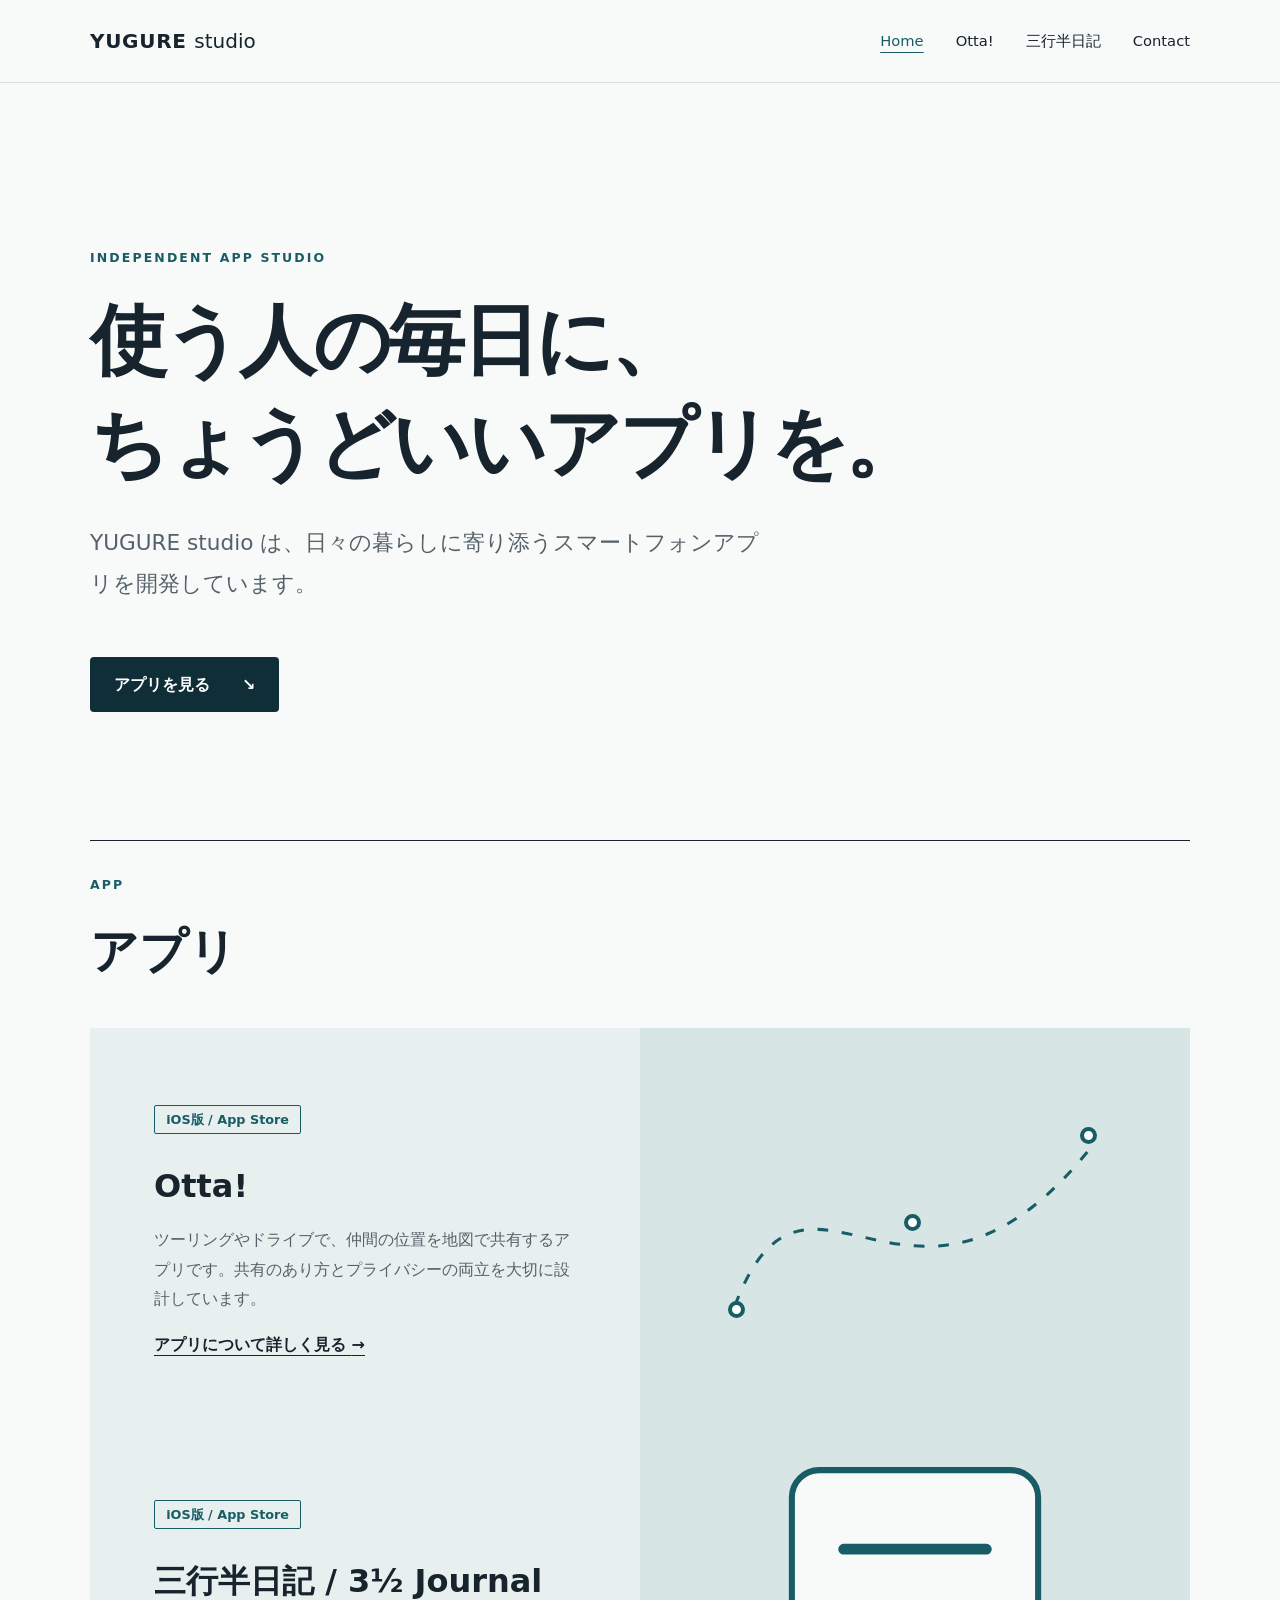
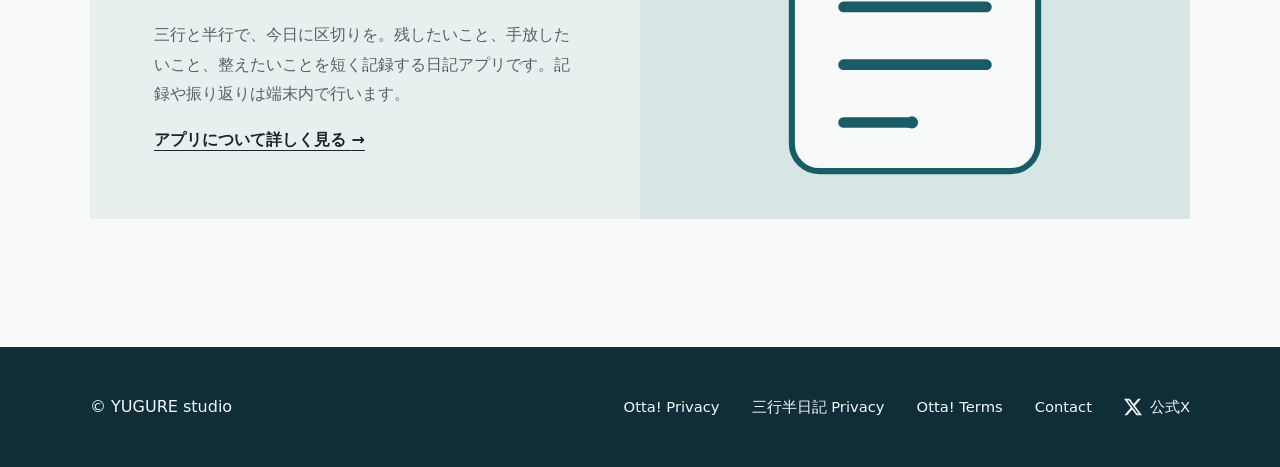
<file: index.html>
<!doctype html>
<html lang="ja"><head><meta charset="utf-8"><meta name="viewport" content="width=device-width, initial-scale=1"><meta name="description" content="YUGURE studio が開発するスマートフォンアプリを紹介します。"><title>YUGURE studio</title><link rel="icon" type="image/svg+xml" href="assets/favicon.svg"><link rel="stylesheet" href="assets/style.css?v=20261022-x"></head>
<body><a class="skip" href="#main">本文へ移動</a><header class="site-header"><div class="wrap header-inner"><a class="brand" href="./">YUGURE <span>studio</span></a><nav aria-label="メインメニュー"><a aria-current="page" href="/">Home</a><a href="/apps/otta/">Otta!</a><a href="/apps/mikudari/">三行半日記</a><a href="/contact/">Contact</a></nav></div></header>
<main id="main"><section class="hero wrap"><p class="eyebrow">INDEPENDENT APP STUDIO</p><h1>使う人の毎日に、<br>ちょうどいいアプリを。</h1><p class="lead">YUGURE studio は、日々の暮らしに寄り添うスマートフォンアプリを開発しています。</p><a class="button" href="#apps">アプリを見る <span aria-hidden="true">↘</span></a></section>
<section id="apps" class="wrap section"><div class="section-heading"><p class="eyebrow">APP</p><h2>アプリ</h2></div>
<div class="feature"><div><p class="tag">iOS版 / App Store</p><h3>Otta!</h3><p>ツーリングやドライブで、仲間の位置を地図で共有するアプリです。共有のあり方とプライバシーの両立を大切に設計しています。</p><a class="text-link" href="apps/otta/">アプリについて詳しく見る <span aria-hidden="true">→</span></a></div><div class="motif" aria-hidden="true"><span class="route-dot one"></span><span class="route-dot two"></span><span class="route-dot three"></span><svg viewBox="0 0 360 260" preserveAspectRatio="none"><path d="M62 183 C110 55 178 230 298 75"></path></svg></div></div>
<div class="feature"><div><p class="tag">iOS版 / App Store</p><h3>三行半日記 / 3½ Journal</h3><p>三行と半行で、今日に区切りを。残したいこと、手放したいこと、整えたいことを短く記録する日記アプリです。記録や振り返りは端末内で行います。</p><a class="text-link" href="apps/mikudari/">アプリについて詳しく見る <span aria-hidden="true">→</span></a></div><div class="motif journal-motif" aria-hidden="true"><svg viewBox="0 0 360 260" preserveAspectRatio="xMidYMid meet"><rect x="99" y="31" width="162" height="198" rx="18" fill="#f8faf9" stroke="#185d65" stroke-width="4" stroke-dasharray="none"></rect><path d="M133 83h94M133 121h94M133 159h94M133 197h45" stroke="#185d65" stroke-width="7" stroke-linecap="round" stroke-dasharray="none"></path><circle cx="178" cy="197" r="4" fill="#185d65" stroke="none"></circle></svg></div></div></section></main>
<footer class="footer"><div class="wrap footer-inner"><span>© YUGURE studio</span><div><a href="apps/otta/privacy/">Otta! Privacy</a><a href="apps/mikudari/privacy/">三行半日記 Privacy</a><a href="apps/otta/terms/">Otta! Terms</a><a href="contact/">Contact</a><a class="social-link" href="https://x.com/YUGUREStudio" aria-label="YUGURE Studio公式X（@YUGUREStudio）"><svg aria-hidden="true" focusable="false" viewBox="0 0 24 24" width="18" height="18"><path fill="currentColor" d="M18.901 1.153h3.68l-8.04 9.19L24 22.846h-7.406l-5.8-7.584-6.64 7.584H.47l8.6-9.835L0 1.154h7.594l5.243 6.932 6.064-6.933Zm-1.29 19.49h2.039L6.487 3.24H4.3l13.31 17.403Z"/></svg><span>公式X</span></a></div></div></footer>
</body></html>
</file>
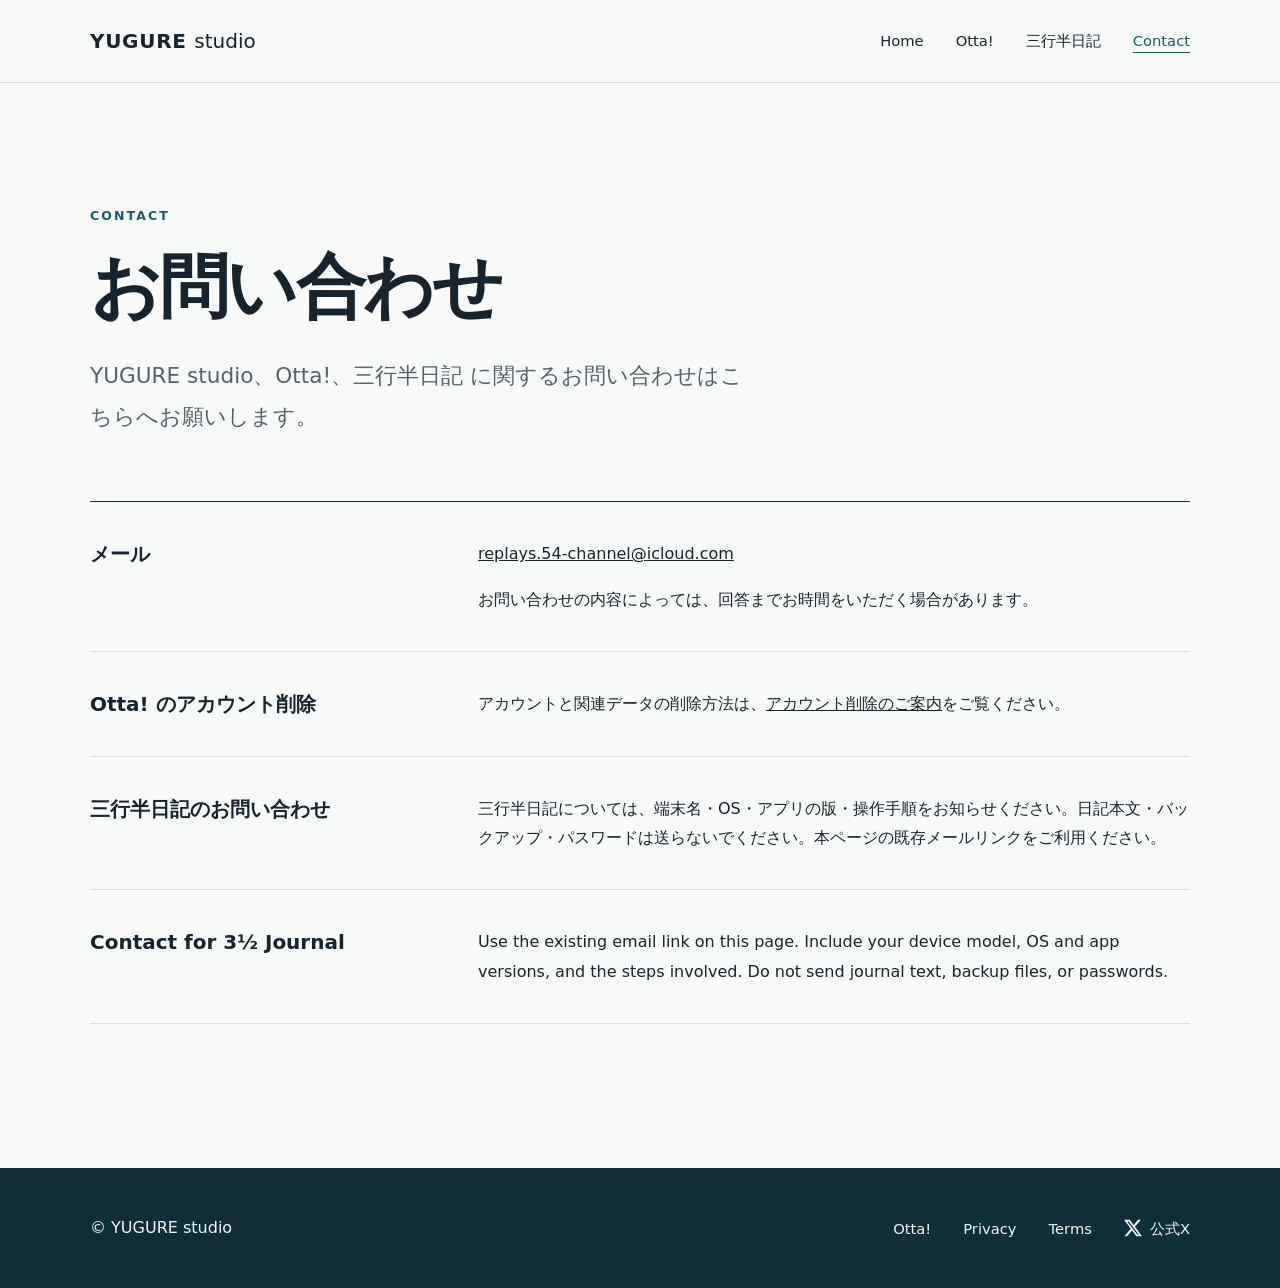
<file: contact/index.html>
<!doctype html>
<html lang="ja"><head><meta charset="utf-8"><meta name="viewport" content="width=device-width, initial-scale=1"><meta name="description" content="YUGURE studio、Otta!、三行半日記 へのお問い合わせ。"><title>お問い合わせ | YUGURE studio</title><link rel="icon" type="image/svg+xml" href="../assets/favicon.svg"><link rel="stylesheet" href="../assets/style.css?v=20261022-x"></head>
<body><a class="skip" href="#main">本文へ移動</a><header class="site-header"><div class="wrap header-inner"><a class="brand" href="../">YUGURE <span>studio</span></a><nav aria-label="メインメニュー"><a href="/">Home</a><a href="/apps/otta/">Otta!</a><a href="/apps/mikudari/">三行半日記</a><a aria-current="page" href="/contact/">Contact</a></nav></div></header>
<main id="main" class="wrap page"><p class="eyebrow">CONTACT</p><h1>お問い合わせ</h1><p class="page-lead">YUGURE studio、Otta!、三行半日記 に関するお問い合わせはこちらへお願いします。</p><div class="rule"></div>
<section class="content-grid"><h2>メール</h2><div><p><a href="mailto:replays.54-channel@icloud.com">replays.54-channel@icloud.com</a></p><p>お問い合わせの内容によっては、回答までお時間をいただく場合があります。</p></div></section>
<section class="content-grid"><h2>Otta! のアカウント削除</h2><div><p>アカウントと関連データの削除方法は、<a href="../apps/otta/account-deletion/">アカウント削除のご案内</a>をご覧ください。</p></div></section>
<section id="mikudari-contact-ja" lang="ja" class="content-grid"><h2>三行半日記のお問い合わせ</h2><div><p>三行半日記については、端末名・OS・アプリの版・操作手順をお知らせください。日記本文・バックアップ・パスワードは送らないでください。本ページの既存メールリンクをご利用ください。</p></div></section>
<section id="mikudari-contact-en" lang="en" class="content-grid"><h2>Contact for 3½ Journal</h2><div><p>Use the existing email link on this page. Include your device model, OS and app versions, and the steps involved. Do not send journal text, backup files, or passwords.</p></div></section>
</main><footer class="footer"><div class="wrap footer-inner"><span>© YUGURE studio</span><div><a href="../apps/otta/">Otta!</a><a href="../apps/otta/privacy/">Privacy</a><a href="../apps/otta/terms/">Terms</a><a class="social-link" href="https://x.com/YUGUREStudio" aria-label="YUGURE Studio公式X（@YUGUREStudio）"><svg aria-hidden="true" focusable="false" viewBox="0 0 24 24" width="18" height="18"><path fill="currentColor" d="M18.901 1.153h3.68l-8.04 9.19L24 22.846h-7.406l-5.8-7.584-6.64 7.584H.47l8.6-9.835L0 1.154h7.594l5.243 6.932 6.064-6.933Zm-1.29 19.49h2.039L6.487 3.24H4.3l13.31 17.403Z"/></svg><span>公式X</span></a></div></div></footer>
</body></html>
</file>
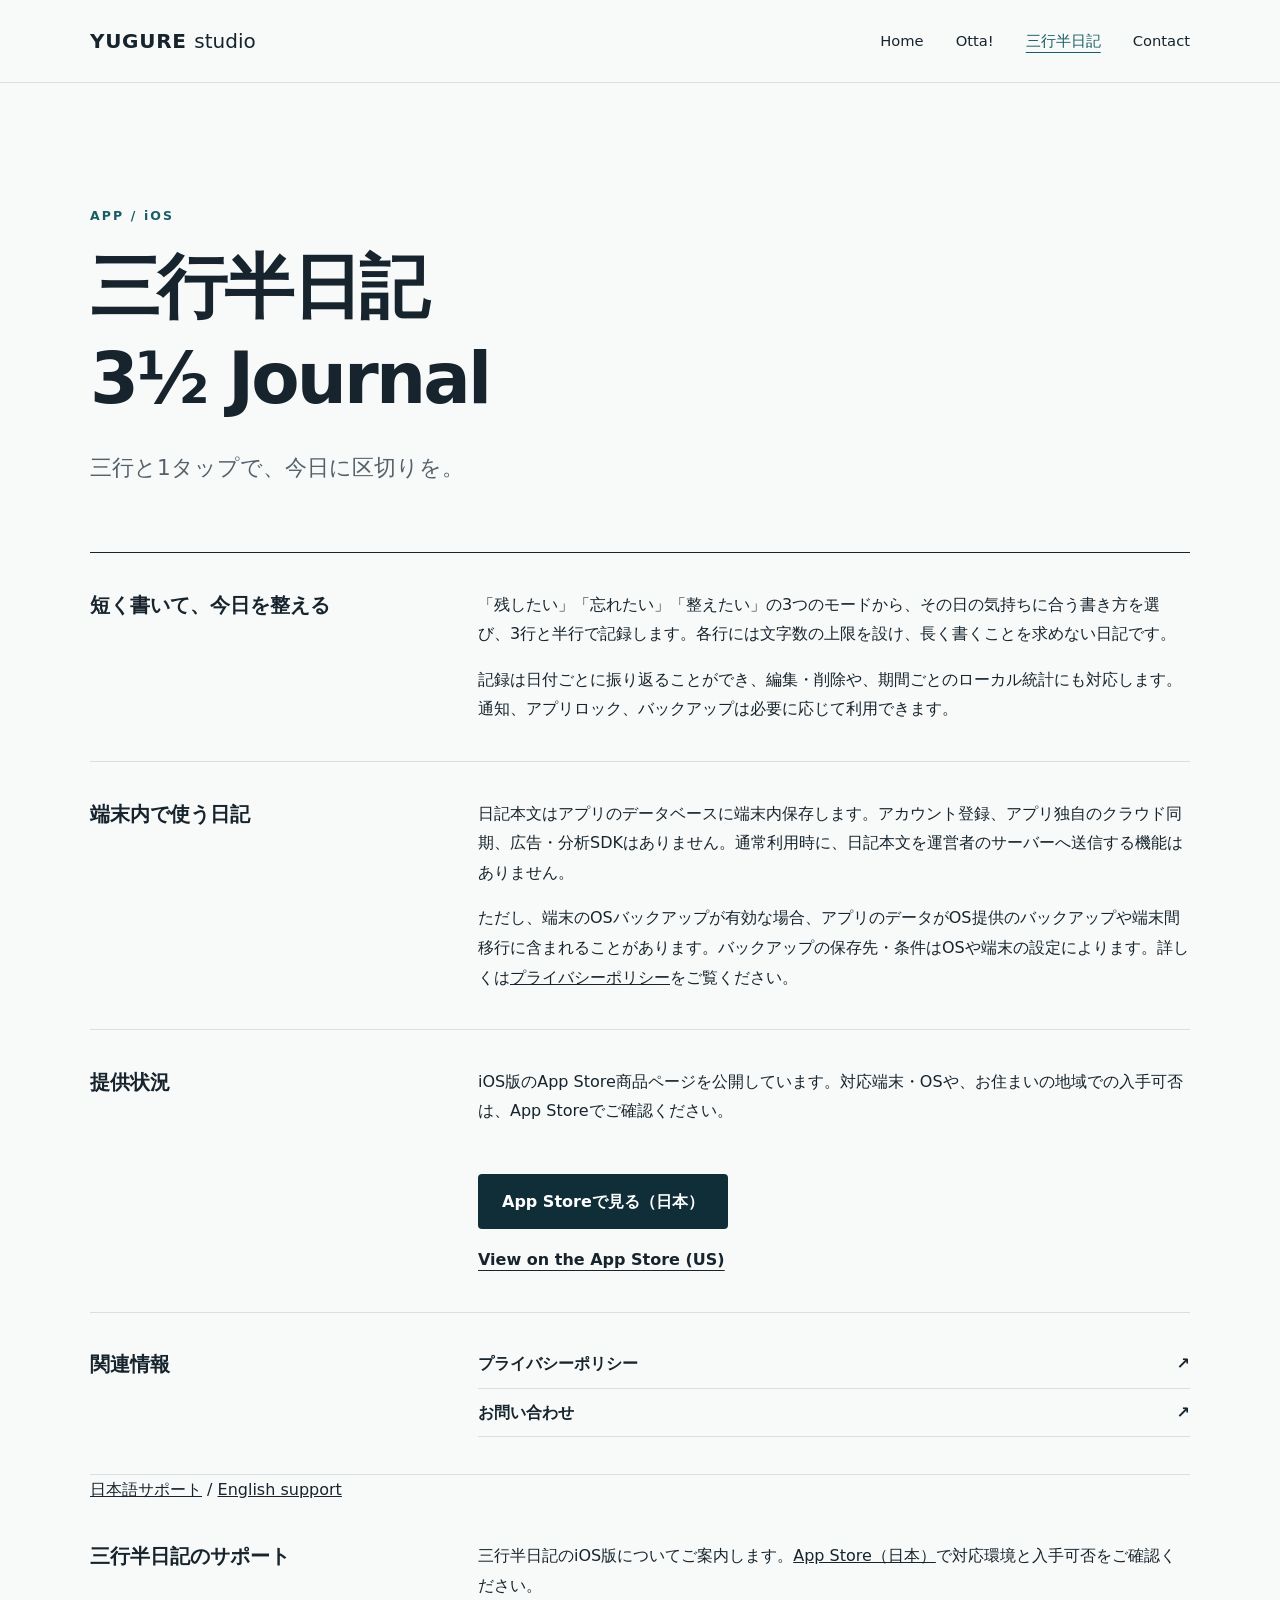
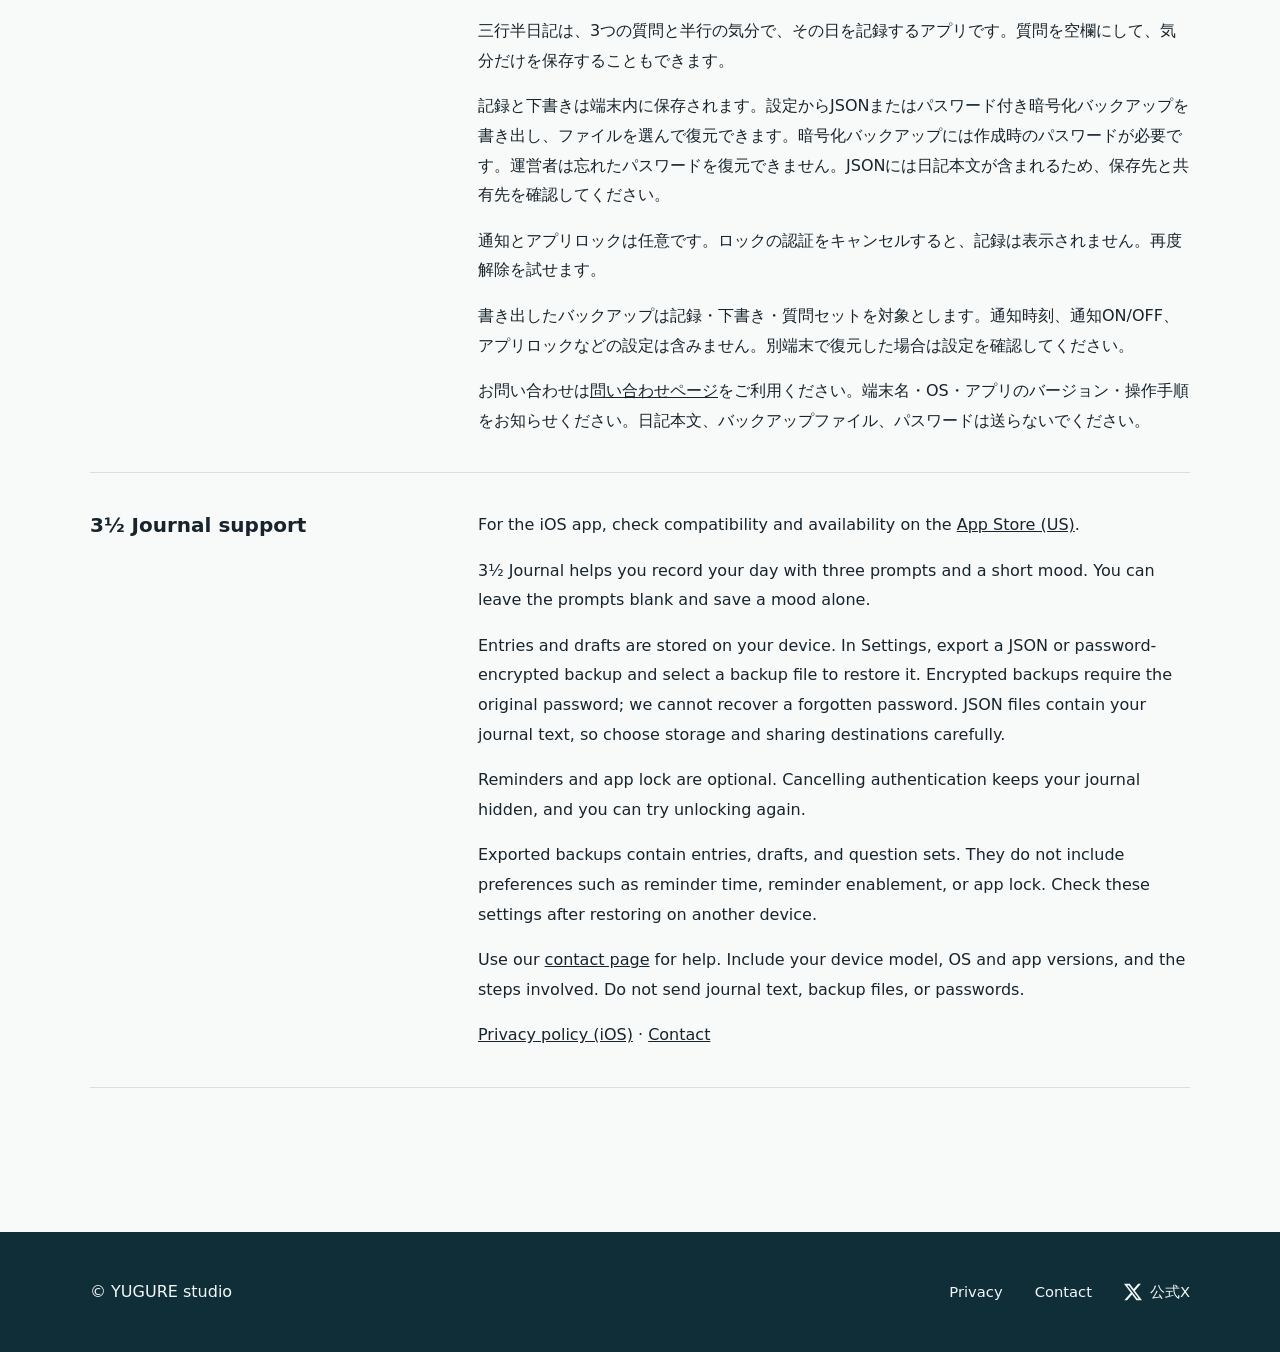
<file: apps/mikudari/index.html>
<!doctype html>
<html lang="ja"><head><meta charset="utf-8"><meta name="viewport" content="width=device-width, initial-scale=1"><meta name="description" content="三行半日記 / 3½ Journal。三行と半行で、今日に区切りをつけるローカル日記アプリ。"><title>三行半日記 / 3½ Journal | YUGURE studio</title><link rel="icon" type="image/svg+xml" href="../../assets/favicon.svg"><link rel="stylesheet" href="../../assets/style.css?v=20261022-x"></head><body><a class="skip" href="#main">本文へ移動</a><header class="site-header"><div class="wrap header-inner"><a class="brand" href="../../">YUGURE <span>studio</span></a><nav aria-label="メインメニュー"><a href="/">Home</a><a href="/apps/otta/">Otta!</a><a aria-current="page" href="/apps/mikudari/">三行半日記</a><a href="/contact/">Contact</a></nav></div></header>
<main id="main" class="wrap page"><p class="eyebrow">APP / iOS</p><h1>三行半日記<br><span lang="en">3½ Journal</span></h1><p class="page-lead">三行と1タップで、今日に区切りを。</p><div class="rule"></div>
<section class="content-grid"><h2>短く書いて、今日を整える</h2><div><p>「残したい」「忘れたい」「整えたい」の3つのモードから、その日の気持ちに合う書き方を選び、3行と半行で記録します。各行には文字数の上限を設け、長く書くことを求めない日記です。</p><p>記録は日付ごとに振り返ることができ、編集・削除や、期間ごとのローカル統計にも対応します。通知、アプリロック、バックアップは必要に応じて利用できます。</p></div></section>
<section class="content-grid"><h2>端末内で使う日記</h2><div><p>日記本文はアプリのデータベースに端末内保存します。アカウント登録、アプリ独自のクラウド同期、広告・分析SDKはありません。通常利用時に、日記本文を運営者のサーバーへ送信する機能はありません。</p><p>ただし、端末のOSバックアップが有効な場合、アプリのデータがOS提供のバックアップや端末間移行に含まれることがあります。バックアップの保存先・条件はOSや端末の設定によります。詳しくは<a href="privacy/">プライバシーポリシー</a>をご覧ください。</p></div></section>
<section class="content-grid"><h2>提供状況</h2><div><p>iOS版のApp Store商品ページを公開しています。対応端末・OSや、お住まいの地域での入手可否は、App Storeでご確認ください。</p><p><a class="button" href="https://apps.apple.com/jp/app/id6820025728">App Storeで見る（日本）</a></p><p lang="en"><a class="text-link" href="https://apps.apple.com/us/app/id6820025728">View on the App Store (US)</a></p></div></section><section class="content-grid"><h2>関連情報</h2><div class="link-list"><a href="privacy/">プライバシーポリシー <span aria-hidden="true">↗</span></a><a href="../../contact/">お問い合わせ <span aria-hidden="true">↗</span></a></div></section><nav aria-label="Support language"><a href="#mikudari-support-ja" lang="ja">日本語サポート</a> / <a href="#mikudari-support-en" lang="en">English support</a></nav>
<section id="mikudari-support-ja" lang="ja" class="content-grid"><h2>三行半日記のサポート</h2><div><p>三行半日記のiOS版についてご案内します。<a href="https://apps.apple.com/jp/app/id6820025728">App Store（日本）</a>で対応環境と入手可否をご確認ください。</p><p>三行半日記は、3つの質問と半行の気分で、その日を記録するアプリです。質問を空欄にして、気分だけを保存することもできます。</p>
<p>記録と下書きは端末内に保存されます。設定からJSONまたはパスワード付き暗号化バックアップを書き出し、ファイルを選んで復元できます。暗号化バックアップには作成時のパスワードが必要です。運営者は忘れたパスワードを復元できません。JSONには日記本文が含まれるため、保存先と共有先を確認してください。</p>
<p>通知とアプリロックは任意です。ロックの認証をキャンセルすると、記録は表示されません。再度解除を試せます。</p>
<p>書き出したバックアップは記録・下書き・質問セットを対象とします。通知時刻、通知ON/OFF、アプリロックなどの設定は含みません。別端末で復元した場合は設定を確認してください。</p>
<p>お問い合わせは<a href="https://yugure-studio.github.io/contact/">問い合わせページ</a>をご利用ください。端末名・OS・アプリのバージョン・操作手順をお知らせください。日記本文、バックアップファイル、パスワードは送らないでください。</p></div></section>
<section id="mikudari-support-en" lang="en" class="content-grid"><h2>3½ Journal support</h2><div><p>For the iOS app, check compatibility and availability on the <a href="https://apps.apple.com/us/app/id6820025728">App Store (US)</a>.</p><p>3½ Journal helps you record your day with three prompts and a short mood. You can leave the prompts blank and save a mood alone.</p>
<p>Entries and drafts are stored on your device. In Settings, export a JSON or password-encrypted backup and select a backup file to restore it. Encrypted backups require the original password; we cannot recover a forgotten password. JSON files contain your journal text, so choose storage and sharing destinations carefully.</p>
<p>Reminders and app lock are optional. Cancelling authentication keeps your journal hidden, and you can try unlocking again.</p>
<p>Exported backups contain entries, drafts, and question sets. They do not include preferences such as reminder time, reminder enablement, or app lock. Check these settings after restoring on another device.</p>
<p>Use our <a href="https://yugure-studio.github.io/contact/">contact page</a> for help. Include your device model, OS and app versions, and the steps involved. Do not send journal text, backup files, or passwords.</p><p><a href="privacy/#mikudari-privacy-en">Privacy policy (iOS)</a> · <a href="../../contact/#mikudari-contact-en">Contact</a></p></div></section>
</main><footer class="footer"><div class="wrap footer-inner"><span>© YUGURE studio</span><div><a href="privacy/">Privacy</a><a href="../../contact/">Contact</a><a class="social-link" href="https://x.com/YUGUREStudio" aria-label="YUGURE Studio公式X（@YUGUREStudio）"><svg aria-hidden="true" focusable="false" viewBox="0 0 24 24" width="18" height="18"><path fill="currentColor" d="M18.901 1.153h3.68l-8.04 9.19L24 22.846h-7.406l-5.8-7.584-6.64 7.584H.47l8.6-9.835L0 1.154h7.594l5.243 6.932 6.064-6.933Zm-1.29 19.49h2.039L6.487 3.24H4.3l13.31 17.403Z"/></svg><span>公式X</span></a></div></div></footer>
</body></html>
</file>
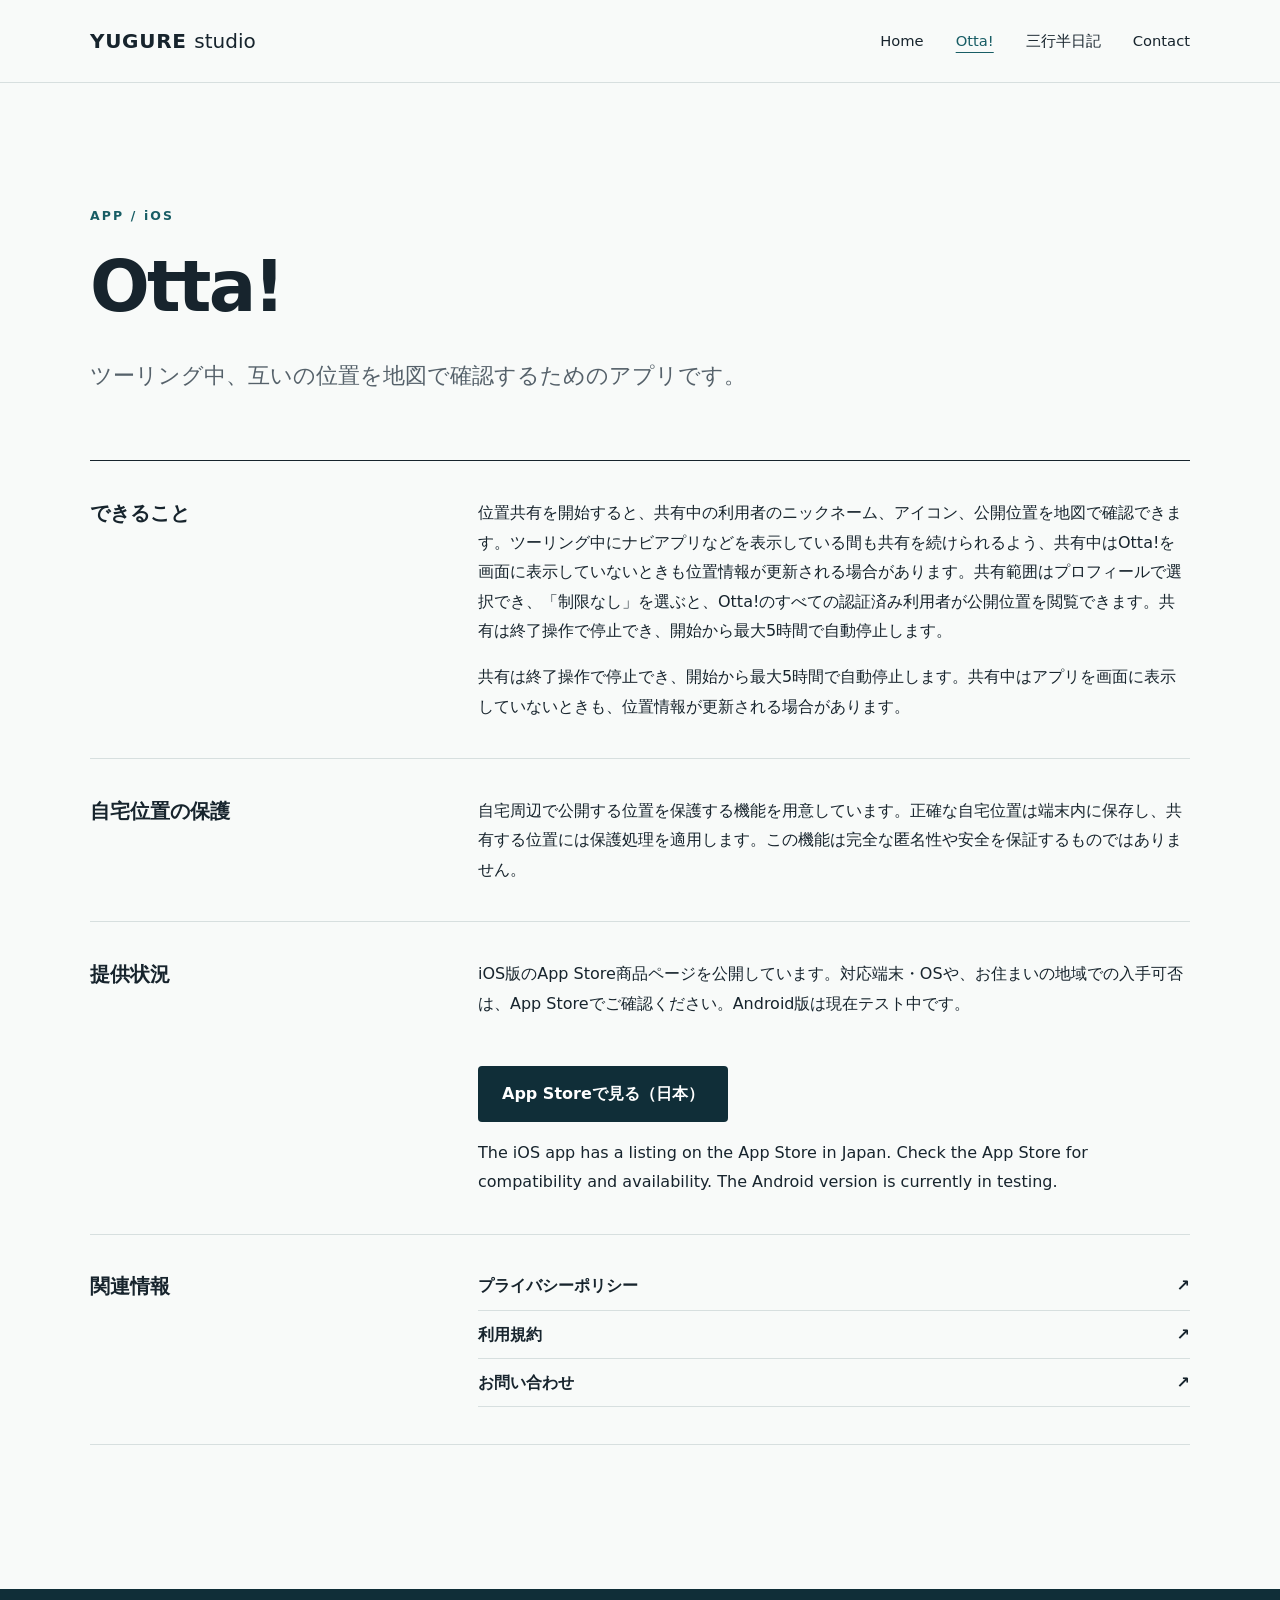
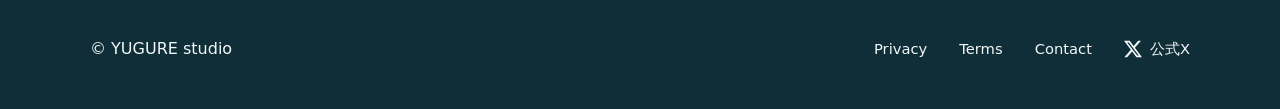
<file: apps/otta/index.html>
<!doctype html>
<html lang="ja"><head><meta charset="utf-8"><meta name="viewport" content="width=device-width, initial-scale=1"><meta name="description" content="Otta! はツーリング中に位置を共有できるアプリです。共有範囲や自宅周辺の位置保護を設定できます。"><title>Otta! | YUGURE studio</title><link rel="icon" type="image/svg+xml" href="../../assets/favicon.svg"><link rel="stylesheet" href="../../assets/style.css?v=20261022-x"></head><body><a class="skip" href="#main">本文へ移動</a><header class="site-header"><div class="wrap header-inner"><a class="brand" href="../../">YUGURE <span>studio</span></a><nav aria-label="メインメニュー"><a href="/">Home</a><a aria-current="page" href="/apps/otta/">Otta!</a><a href="/apps/mikudari/">三行半日記</a><a href="/contact/">Contact</a></nav></div></header><main id="main" class="wrap page"><p class="eyebrow">APP / iOS</p><h1>Otta!</h1><p class="page-lead">ツーリング中、互いの位置を地図で確認するためのアプリです。</p><div class="rule"></div><section class="content-grid"><h2>できること</h2><div><p>位置共有を開始すると、共有中の利用者のニックネーム、アイコン、公開位置を地図で確認できます。ツーリング中にナビアプリなどを表示している間も共有を続けられるよう、共有中はOtta!を画面に表示していないときも位置情報が更新される場合があります。共有範囲はプロフィールで選択でき、「制限なし」を選ぶと、Otta!のすべての認証済み利用者が公開位置を閲覧できます。共有は終了操作で停止でき、開始から最大5時間で自動停止します。</p><p>共有は終了操作で停止でき、開始から最大5時間で自動停止します。共有中はアプリを画面に表示していないときも、位置情報が更新される場合があります。</p></div></section><section class="content-grid"><h2>自宅位置の保護</h2><div><p>自宅周辺で公開する位置を保護する機能を用意しています。正確な自宅位置は端末内に保存し、共有する位置には保護処理を適用します。この機能は完全な匿名性や安全を保証するものではありません。</p></div></section><section class="content-grid"><h2>提供状況</h2><div><p>iOS版のApp Store商品ページを公開しています。対応端末・OSや、お住まいの地域での入手可否は、App Storeでご確認ください。Android版は現在テスト中です。</p><p><a class="button" href="https://apps.apple.com/jp/app/otta/id6819714579">App Storeで見る（日本）</a></p><p lang="en">The iOS app has a listing on the App Store in Japan. Check the App Store for compatibility and availability. The Android version is currently in testing.</p></div></section><section class="content-grid"><h2>関連情報</h2><div class="link-list"><a href="privacy/">プライバシーポリシー <span aria-hidden="true">↗</span></a><a href="terms/">利用規約 <span aria-hidden="true">↗</span></a><a href="../../contact/">お問い合わせ <span aria-hidden="true">↗</span></a></div></section></main><footer class="footer"><div class="wrap footer-inner"><span>© YUGURE studio</span><div><a href="privacy/">Privacy</a><a href="terms/">Terms</a><a href="../../contact/">Contact</a><a class="social-link" href="https://x.com/YUGUREStudio" aria-label="YUGURE Studio公式X（@YUGUREStudio）"><svg aria-hidden="true" focusable="false" viewBox="0 0 24 24" width="18" height="18"><path fill="currentColor" d="M18.901 1.153h3.68l-8.04 9.19L24 22.846h-7.406l-5.8-7.584-6.64 7.584H.47l8.6-9.835L0 1.154h7.594l5.243 6.932 6.064-6.933Zm-1.29 19.49h2.039L6.487 3.24H4.3l13.31 17.403Z"/></svg><span>公式X</span></a></div></div></footer>
</body></html>
</file>
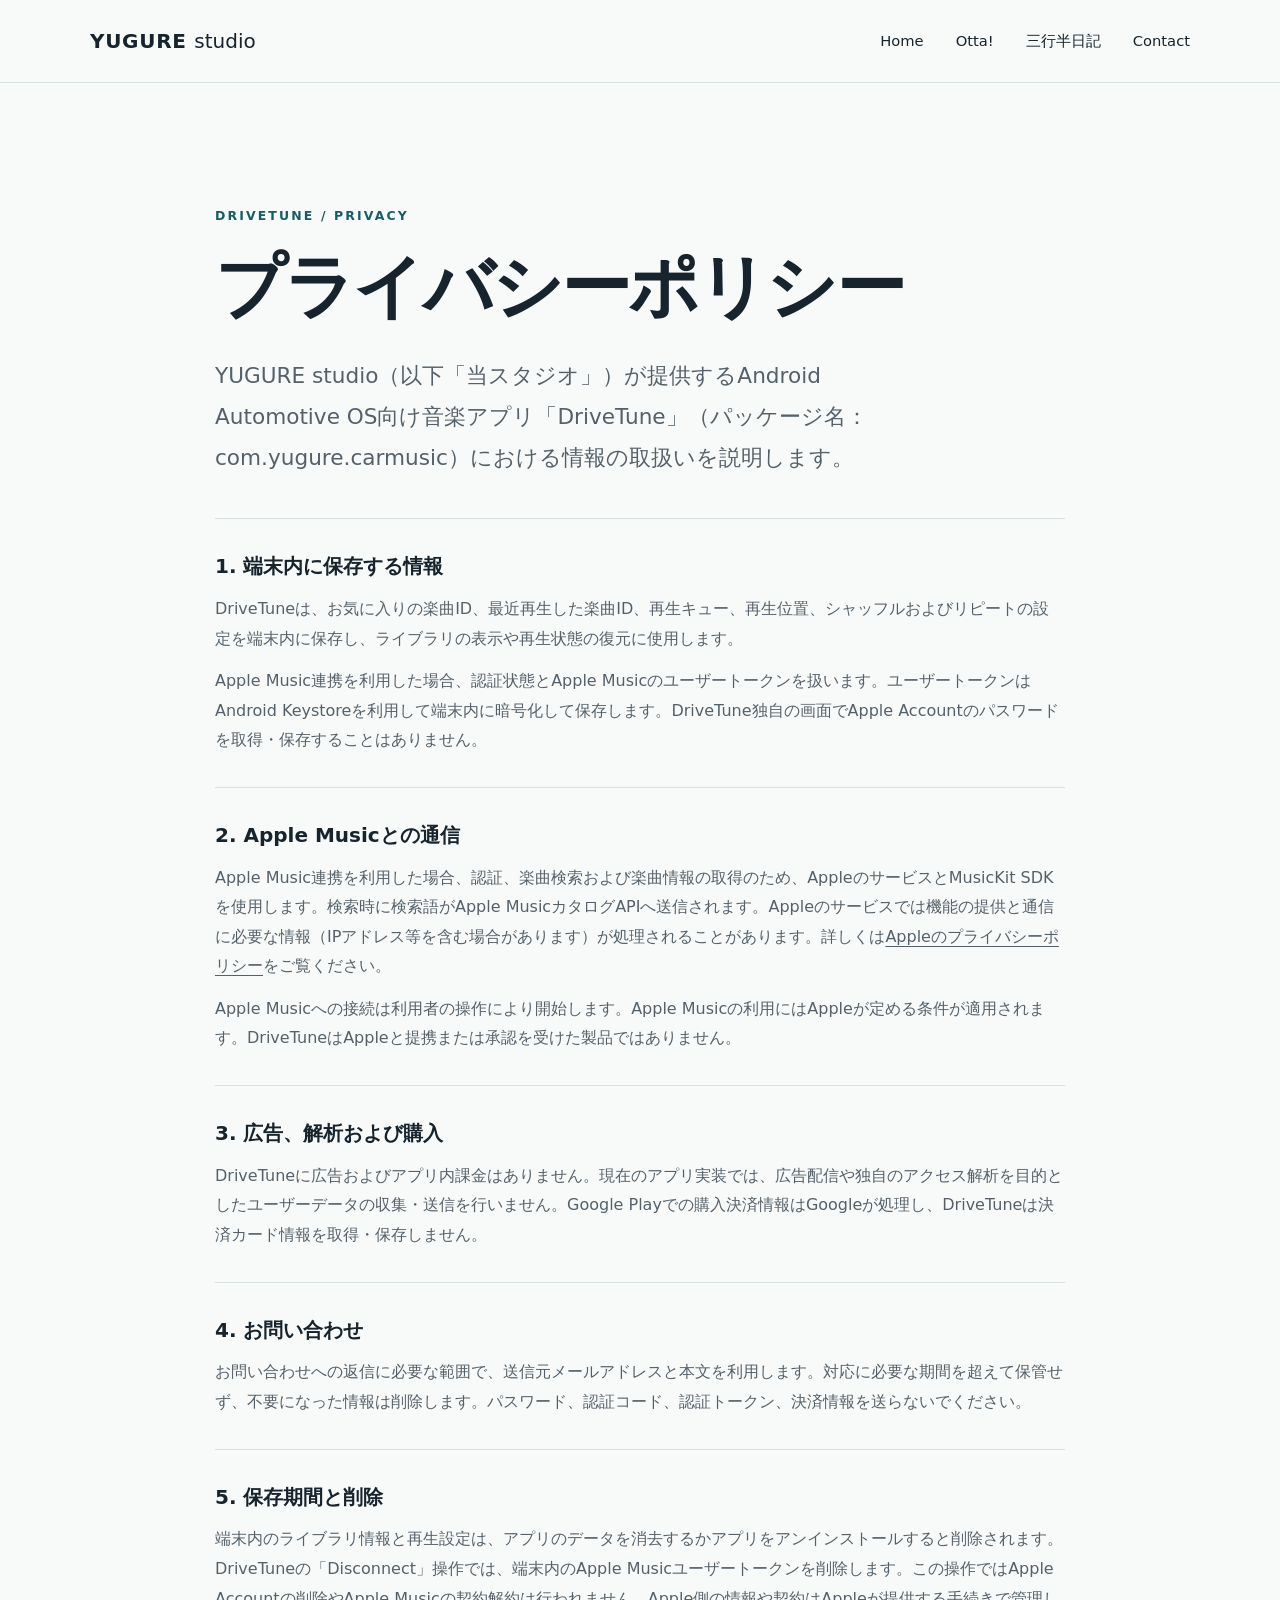
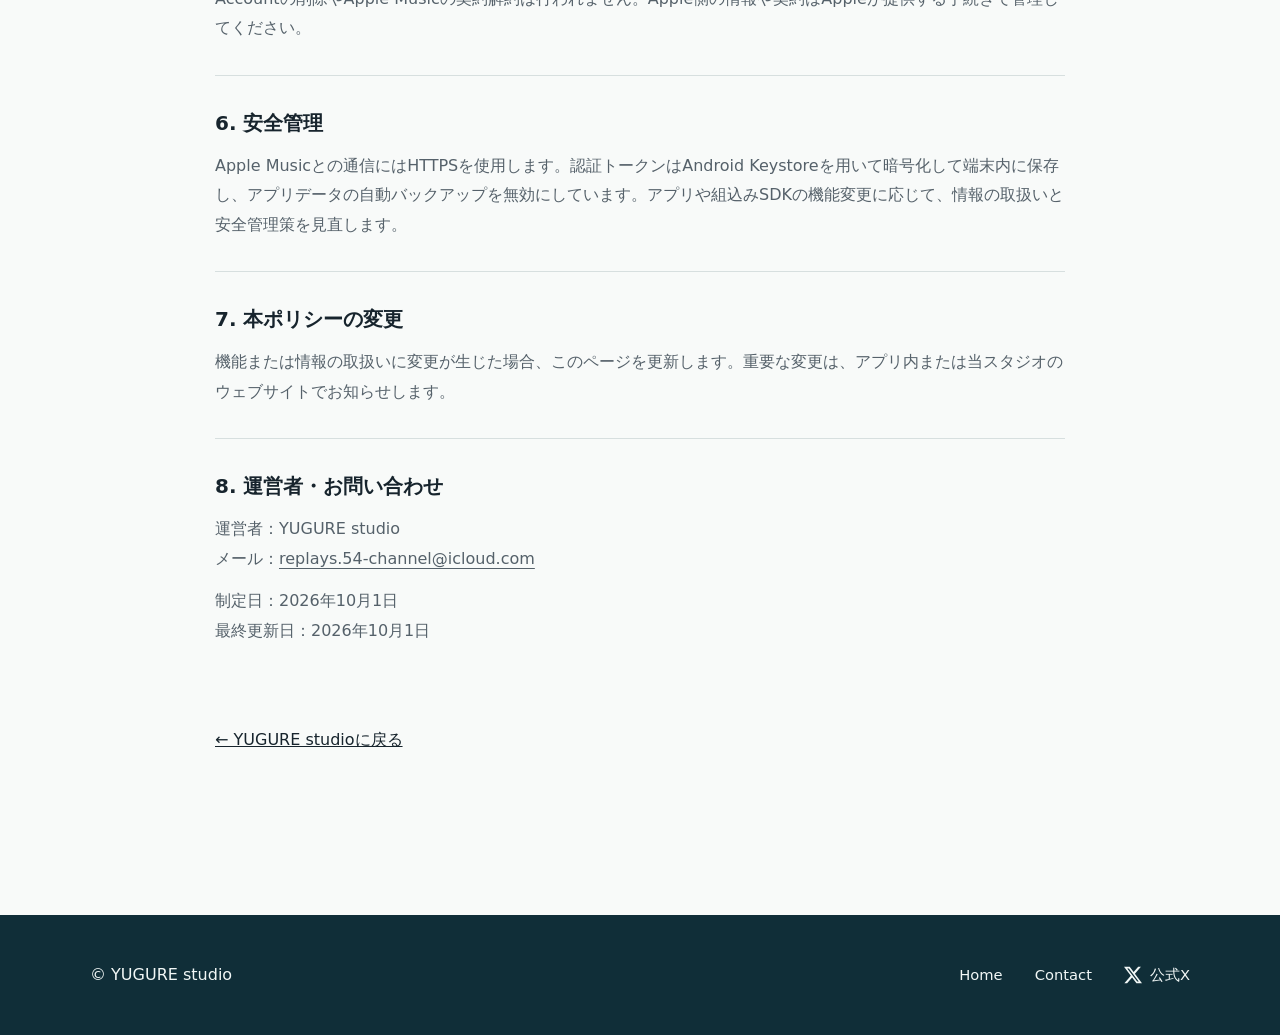
<file: apps/drivetune/privacy/index.html>
<!doctype html>
<html lang="ja"><head><meta charset="utf-8"><meta name="viewport" content="width=device-width, initial-scale=1"><meta name="description" content="Android Automotive OS向け音楽アプリDriveTuneのプライバシーポリシー。"><title>プライバシーポリシー | DriveTune | YUGURE studio</title><link rel="icon" type="image/svg+xml" href="../../../assets/favicon.svg"><link rel="stylesheet" href="../../../assets/style.css?v=20261022-x"></head>
<body><a class="skip" href="#main">本文へ移動</a><header class="site-header"><div class="wrap header-inner"><a class="brand" href="../../../">YUGURE <span>studio</span></a><nav aria-label="メインメニュー"><a href="/">Home</a><a href="/apps/otta/">Otta!</a><a href="/apps/mikudari/">三行半日記</a><a href="/contact/">Contact</a></nav></div></header>
<main id="main" class="wrap page legal"><p class="eyebrow">DRIVETUNE / PRIVACY</p><h1>プライバシーポリシー</h1><p class="page-lead">YUGURE studio（以下「当スタジオ」）が提供するAndroid Automotive OS向け音楽アプリ「DriveTune」（パッケージ名：com.yugure.carmusic）における情報の取扱いを説明します。</p>
<section><h2>1. 端末内に保存する情報</h2><p>DriveTuneは、お気に入りの楽曲ID、最近再生した楽曲ID、再生キュー、再生位置、シャッフルおよびリピートの設定を端末内に保存し、ライブラリの表示や再生状態の復元に使用します。</p><p>Apple Music連携を利用した場合、認証状態とApple Musicのユーザートークンを扱います。ユーザートークンはAndroid Keystoreを利用して端末内に暗号化して保存します。DriveTune独自の画面でApple Accountのパスワードを取得・保存することはありません。</p></section>
<section><h2>2. Apple Musicとの通信</h2><p>Apple Music連携を利用した場合、認証、楽曲検索および楽曲情報の取得のため、AppleのサービスとMusicKit SDKを使用します。検索時に検索語がApple MusicカタログAPIへ送信されます。Appleのサービスでは機能の提供と通信に必要な情報（IPアドレス等を含む場合があります）が処理されることがあります。詳しくは<a href="https://www.apple.com/legal/privacy/jp/">Appleのプライバシーポリシー</a>をご覧ください。</p><p>Apple Musicへの接続は利用者の操作により開始します。Apple Musicの利用にはAppleが定める条件が適用されます。DriveTuneはAppleと提携または承認を受けた製品ではありません。</p></section>
<section><h2>3. 広告、解析および購入</h2><p>DriveTuneに広告およびアプリ内課金はありません。現在のアプリ実装では、広告配信や独自のアクセス解析を目的としたユーザーデータの収集・送信を行いません。Google Playでの購入決済情報はGoogleが処理し、DriveTuneは決済カード情報を取得・保存しません。</p></section>
<section><h2>4. お問い合わせ</h2><p>お問い合わせへの返信に必要な範囲で、送信元メールアドレスと本文を利用します。対応に必要な期間を超えて保管せず、不要になった情報は削除します。パスワード、認証コード、認証トークン、決済情報を送らないでください。</p></section>
<section><h2>5. 保存期間と削除</h2><p>端末内のライブラリ情報と再生設定は、アプリのデータを消去するかアプリをアンインストールすると削除されます。DriveTuneの「Disconnect」操作では、端末内のApple Musicユーザートークンを削除します。この操作ではApple Accountの削除やApple Musicの契約解約は行われません。Apple側の情報や契約はAppleが提供する手続きで管理してください。</p></section>
<section><h2>6. 安全管理</h2><p>Apple Musicとの通信にはHTTPSを使用します。認証トークンはAndroid Keystoreを用いて暗号化して端末内に保存し、アプリデータの自動バックアップを無効にしています。アプリや組込みSDKの機能変更に応じて、情報の取扱いと安全管理策を見直します。</p></section>
<section><h2>7. 本ポリシーの変更</h2><p>機能または情報の取扱いに変更が生じた場合、このページを更新します。重要な変更は、アプリ内または当スタジオのウェブサイトでお知らせします。</p></section>
<section><h2>8. 運営者・お問い合わせ</h2><p>運営者：YUGURE studio<br>メール：<a href="mailto:replays.54-channel@icloud.com">replays.54-channel@icloud.com</a></p><p>制定日：2026年10月1日<br>最終更新日：2026年10月1日</p></section><p class="back"><a href="../../../">← YUGURE studioに戻る</a></p></main>
<footer class="footer"><div class="wrap footer-inner"><span>© YUGURE studio</span><div><a href="../../../">Home</a><a href="../../../contact/">Contact</a><a class="social-link" href="https://x.com/YUGUREStudio" aria-label="YUGURE Studio公式X（@YUGUREStudio）"><svg aria-hidden="true" focusable="false" viewBox="0 0 24 24" width="18" height="18"><path fill="currentColor" d="M18.901 1.153h3.68l-8.04 9.19L24 22.846h-7.406l-5.8-7.584-6.64 7.584H.47l8.6-9.835L0 1.154h7.594l5.243 6.932 6.064-6.933Zm-1.29 19.49h2.039L6.487 3.24H4.3l13.31 17.403Z"/></svg><span>公式X</span></a></div></div></footer></body></html>
</file>
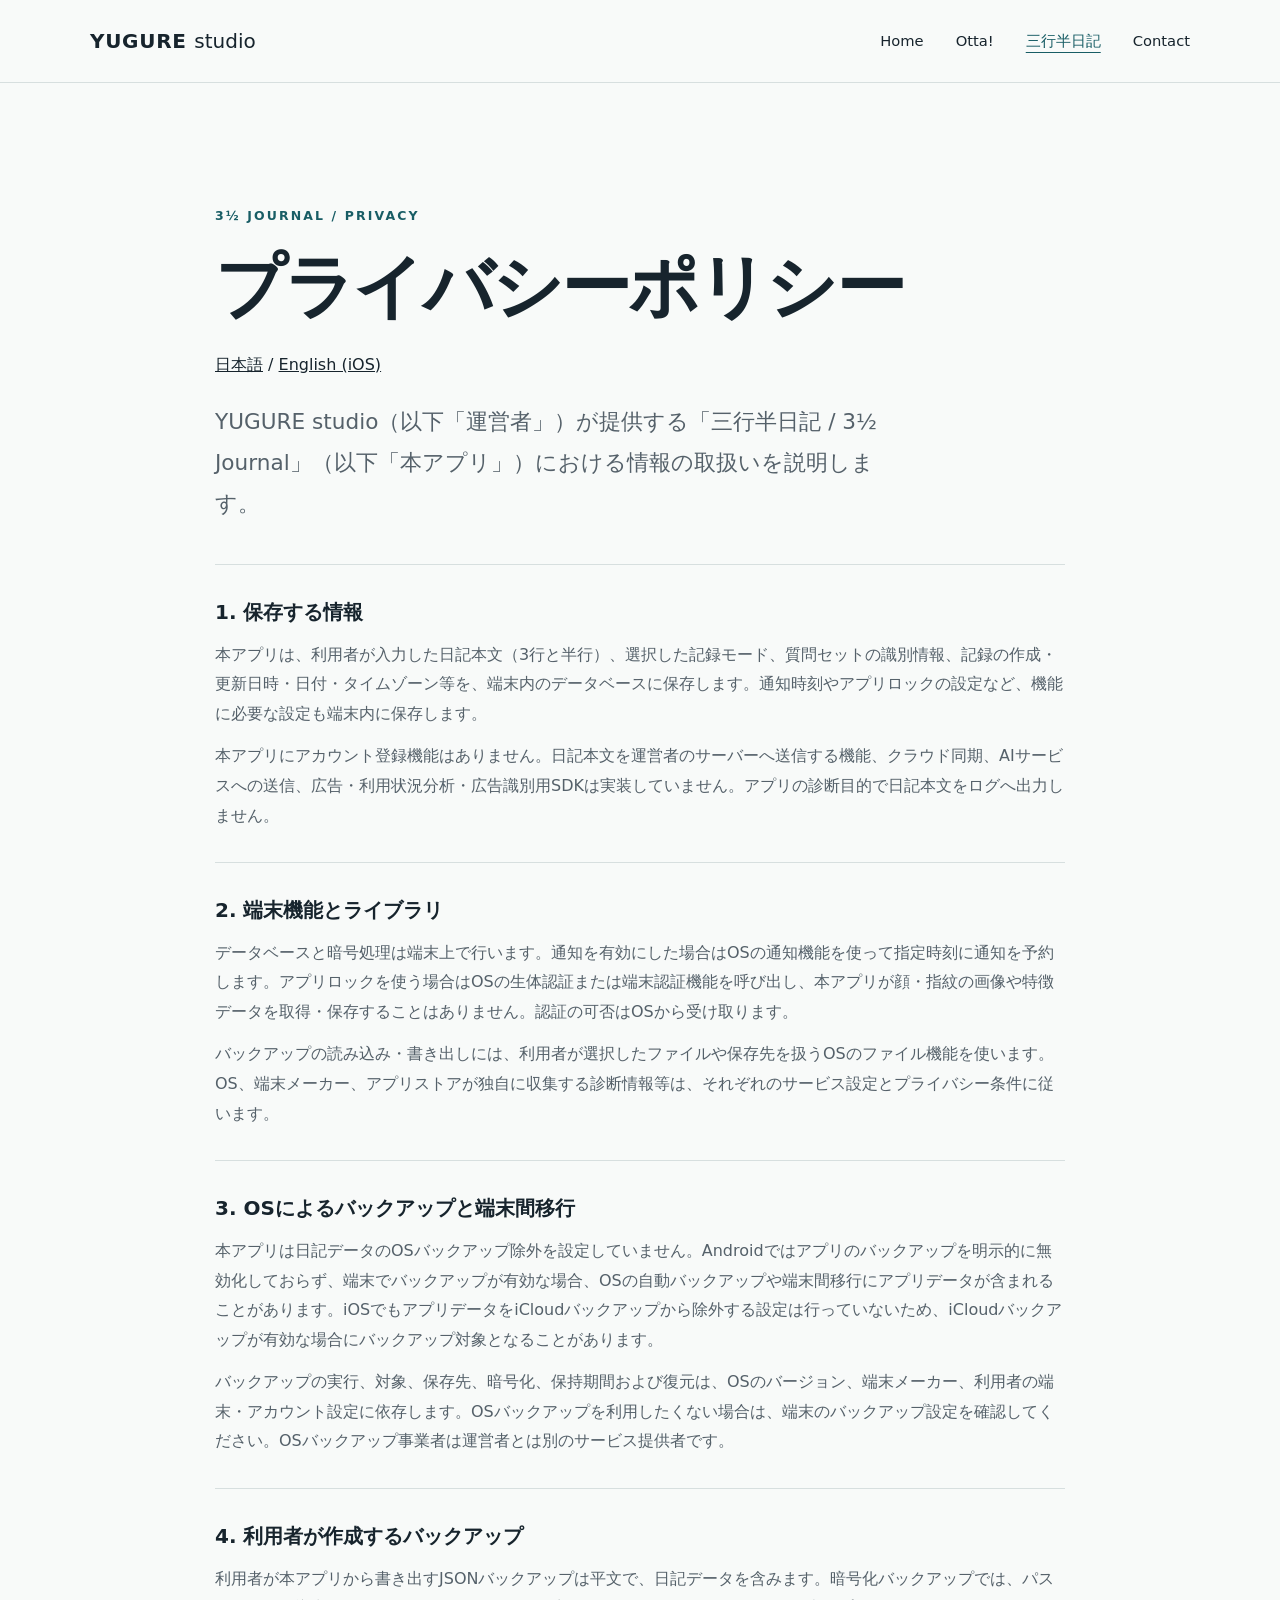
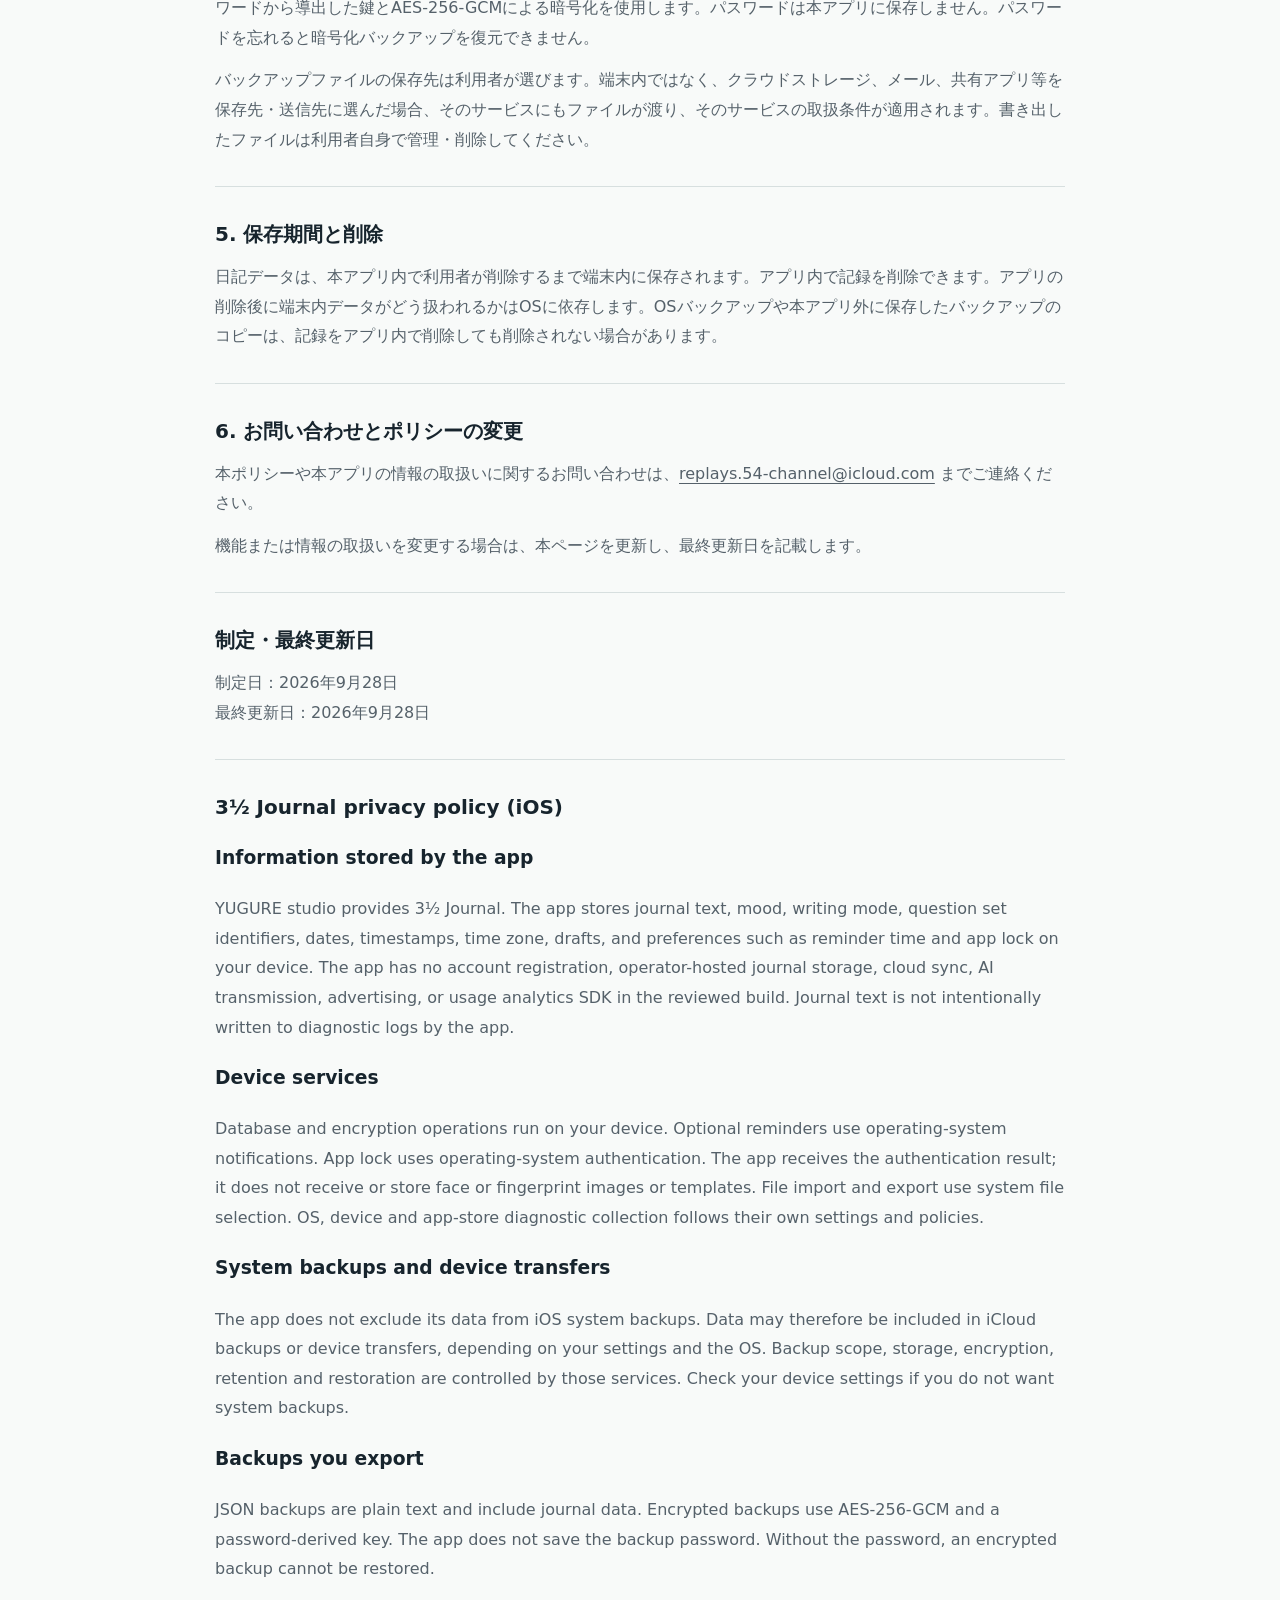
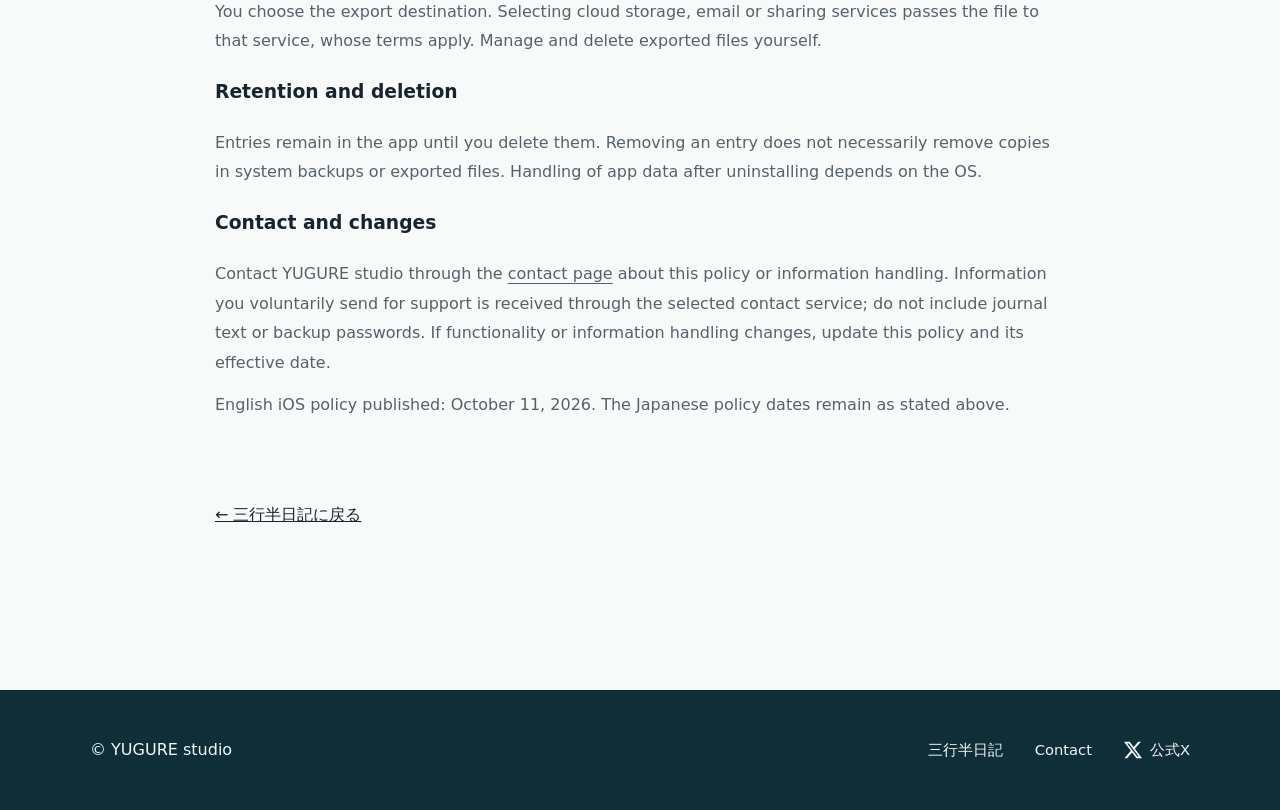
<file: apps/mikudari/privacy/index.html>
<!doctype html>
<html lang="ja"><head><meta charset="utf-8"><meta name="viewport" content="width=device-width, initial-scale=1"><meta name="description" content="三行半日記 / 3½ Journal のプライバシーポリシー。日記データ、端末内保存、OSバックアップ、書き出しファイルの取扱いについて。"><title>プライバシーポリシー | 三行半日記 / 3½ Journal | YUGURE studio</title><link rel="icon" type="image/svg+xml" href="../../../assets/favicon.svg"><link rel="stylesheet" href="../../../assets/style.css?v=20261022-x"></head><body><a class="skip" href="#main">本文へ移動</a><header class="site-header"><div class="wrap header-inner"><a class="brand" href="../../../">YUGURE <span>studio</span></a><nav aria-label="メインメニュー"><a href="/">Home</a><a href="/apps/otta/">Otta!</a><a aria-current="page" href="/apps/mikudari/">三行半日記</a><a href="/contact/">Contact</a></nav></div></header>
<main id="main" class="wrap page legal"><p class="eyebrow">3½ JOURNAL / PRIVACY</p><h1 id="mikudari-privacy-ja">プライバシーポリシー</h1><nav aria-label="Policy language"><a href="#mikudari-privacy-ja" lang="ja">日本語</a> / <a href="#mikudari-privacy-en" lang="en">English (iOS)</a></nav><p class="page-lead">YUGURE studio（以下「運営者」）が提供する「三行半日記 / 3½ Journal」（以下「本アプリ」）における情報の取扱いを説明します。</p>
<section><h2>1. 保存する情報</h2><p>本アプリは、利用者が入力した日記本文（3行と半行）、選択した記録モード、質問セットの識別情報、記録の作成・更新日時・日付・タイムゾーン等を、端末内のデータベースに保存します。通知時刻やアプリロックの設定など、機能に必要な設定も端末内に保存します。</p><p>本アプリにアカウント登録機能はありません。日記本文を運営者のサーバーへ送信する機能、クラウド同期、AIサービスへの送信、広告・利用状況分析・広告識別用SDKは実装していません。アプリの診断目的で日記本文をログへ出力しません。</p></section>
<section><h2>2. 端末機能とライブラリ</h2><p>データベースと暗号処理は端末上で行います。通知を有効にした場合はOSの通知機能を使って指定時刻に通知を予約します。アプリロックを使う場合はOSの生体認証または端末認証機能を呼び出し、本アプリが顔・指紋の画像や特徴データを取得・保存することはありません。認証の可否はOSから受け取ります。</p><p>バックアップの読み込み・書き出しには、利用者が選択したファイルや保存先を扱うOSのファイル機能を使います。OS、端末メーカー、アプリストアが独自に収集する診断情報等は、それぞれのサービス設定とプライバシー条件に従います。</p></section>
<section><h2>3. OSによるバックアップと端末間移行</h2><p>本アプリは日記データのOSバックアップ除外を設定していません。Androidではアプリのバックアップを明示的に無効化しておらず、端末でバックアップが有効な場合、OSの自動バックアップや端末間移行にアプリデータが含まれることがあります。iOSでもアプリデータをiCloudバックアップから除外する設定は行っていないため、iCloudバックアップが有効な場合にバックアップ対象となることがあります。</p><p>バックアップの実行、対象、保存先、暗号化、保持期間および復元は、OSのバージョン、端末メーカー、利用者の端末・アカウント設定に依存します。OSバックアップを利用したくない場合は、端末のバックアップ設定を確認してください。OSバックアップ事業者は運営者とは別のサービス提供者です。</p></section>
<section><h2>4. 利用者が作成するバックアップ</h2><p>利用者が本アプリから書き出すJSONバックアップは平文で、日記データを含みます。暗号化バックアップでは、パスワードから導出した鍵とAES-256-GCMによる暗号化を使用します。パスワードは本アプリに保存しません。パスワードを忘れると暗号化バックアップを復元できません。</p><p>バックアップファイルの保存先は利用者が選びます。端末内ではなく、クラウドストレージ、メール、共有アプリ等を保存先・送信先に選んだ場合、そのサービスにもファイルが渡り、そのサービスの取扱条件が適用されます。書き出したファイルは利用者自身で管理・削除してください。</p></section>
<section><h2>5. 保存期間と削除</h2><p>日記データは、本アプリ内で利用者が削除するまで端末内に保存されます。アプリ内で記録を削除できます。アプリの削除後に端末内データがどう扱われるかはOSに依存します。OSバックアップや本アプリ外に保存したバックアップのコピーは、記録をアプリ内で削除しても削除されない場合があります。</p></section>
<section><h2>6. お問い合わせとポリシーの変更</h2><p>本ポリシーや本アプリの情報の取扱いに関するお問い合わせは、<a href="mailto:replays.54-channel@icloud.com">replays.54-channel@icloud.com</a> までご連絡ください。</p><p>機能または情報の取扱いを変更する場合は、本ページを更新し、最終更新日を記載します。</p></section><section><h2>制定・最終更新日</h2><p>制定日：2026年9月28日<br>最終更新日：2026年9月28日</p></section><section id="mikudari-privacy-en" lang="en"><h2>3½ Journal privacy policy (iOS)</h2><h3>Information stored by the app</h3>
<p>YUGURE studio provides 3½ Journal. The app stores journal text, mood, writing mode, question set identifiers, dates, timestamps, time zone, drafts, and preferences such as reminder time and app lock on your device. The app has no account registration, operator-hosted journal storage, cloud sync, AI transmission, advertising, or usage analytics SDK in the reviewed build. Journal text is not intentionally written to diagnostic logs by the app.</p>
<h3>Device services</h3>
<p>Database and encryption operations run on your device. Optional reminders use operating-system notifications. App lock uses operating-system authentication. The app receives the authentication result; it does not receive or store face or fingerprint images or templates. File import and export use system file selection. OS, device and app-store diagnostic collection follows their own settings and policies.</p>
<h3>System backups and device transfers</h3>
<p>The app does not exclude its data from iOS system backups. Data may therefore be included in iCloud backups or device transfers, depending on your settings and the OS. Backup scope, storage, encryption, retention and restoration are controlled by those services. Check your device settings if you do not want system backups.</p>
<h3>Backups you export</h3>
<p>JSON backups are plain text and include journal data. Encrypted backups use AES-256-GCM and a password-derived key. The app does not save the backup password. Without the password, an encrypted backup cannot be restored.</p>
<p>You choose the export destination. Selecting cloud storage, email or sharing services passes the file to that service, whose terms apply. Manage and delete exported files yourself.</p>
<h3>Retention and deletion</h3>
<p>Entries remain in the app until you delete them. Removing an entry does not necessarily remove copies in system backups or exported files. Handling of app data after uninstalling depends on the OS.</p>
<h3>Contact and changes</h3>
<p>Contact YUGURE studio through the <a href="https://yugure-studio.github.io/contact/">contact page</a> about this policy or information handling. Information you voluntarily send for support is received through the selected contact service; do not include journal text or backup passwords. If functionality or information handling changes, update this policy and its effective date.</p><p>English iOS policy published: October 11, 2026. The Japanese policy dates remain as stated above.</p></section>
<p class="back"><a href="../">← 三行半日記に戻る</a></p></main><footer class="footer"><div class="wrap footer-inner"><span>© YUGURE studio</span><div><a href="../">三行半日記</a><a href="../../../contact/">Contact</a><a class="social-link" href="https://x.com/YUGUREStudio" aria-label="YUGURE Studio公式X（@YUGUREStudio）"><svg aria-hidden="true" focusable="false" viewBox="0 0 24 24" width="18" height="18"><path fill="currentColor" d="M18.901 1.153h3.68l-8.04 9.19L24 22.846h-7.406l-5.8-7.584-6.64 7.584H.47l8.6-9.835L0 1.154h7.594l5.243 6.932 6.064-6.933Zm-1.29 19.49h2.039L6.487 3.24H4.3l13.31 17.403Z"/></svg><span>公式X</span></a></div></div></footer>
</body></html>
</file>
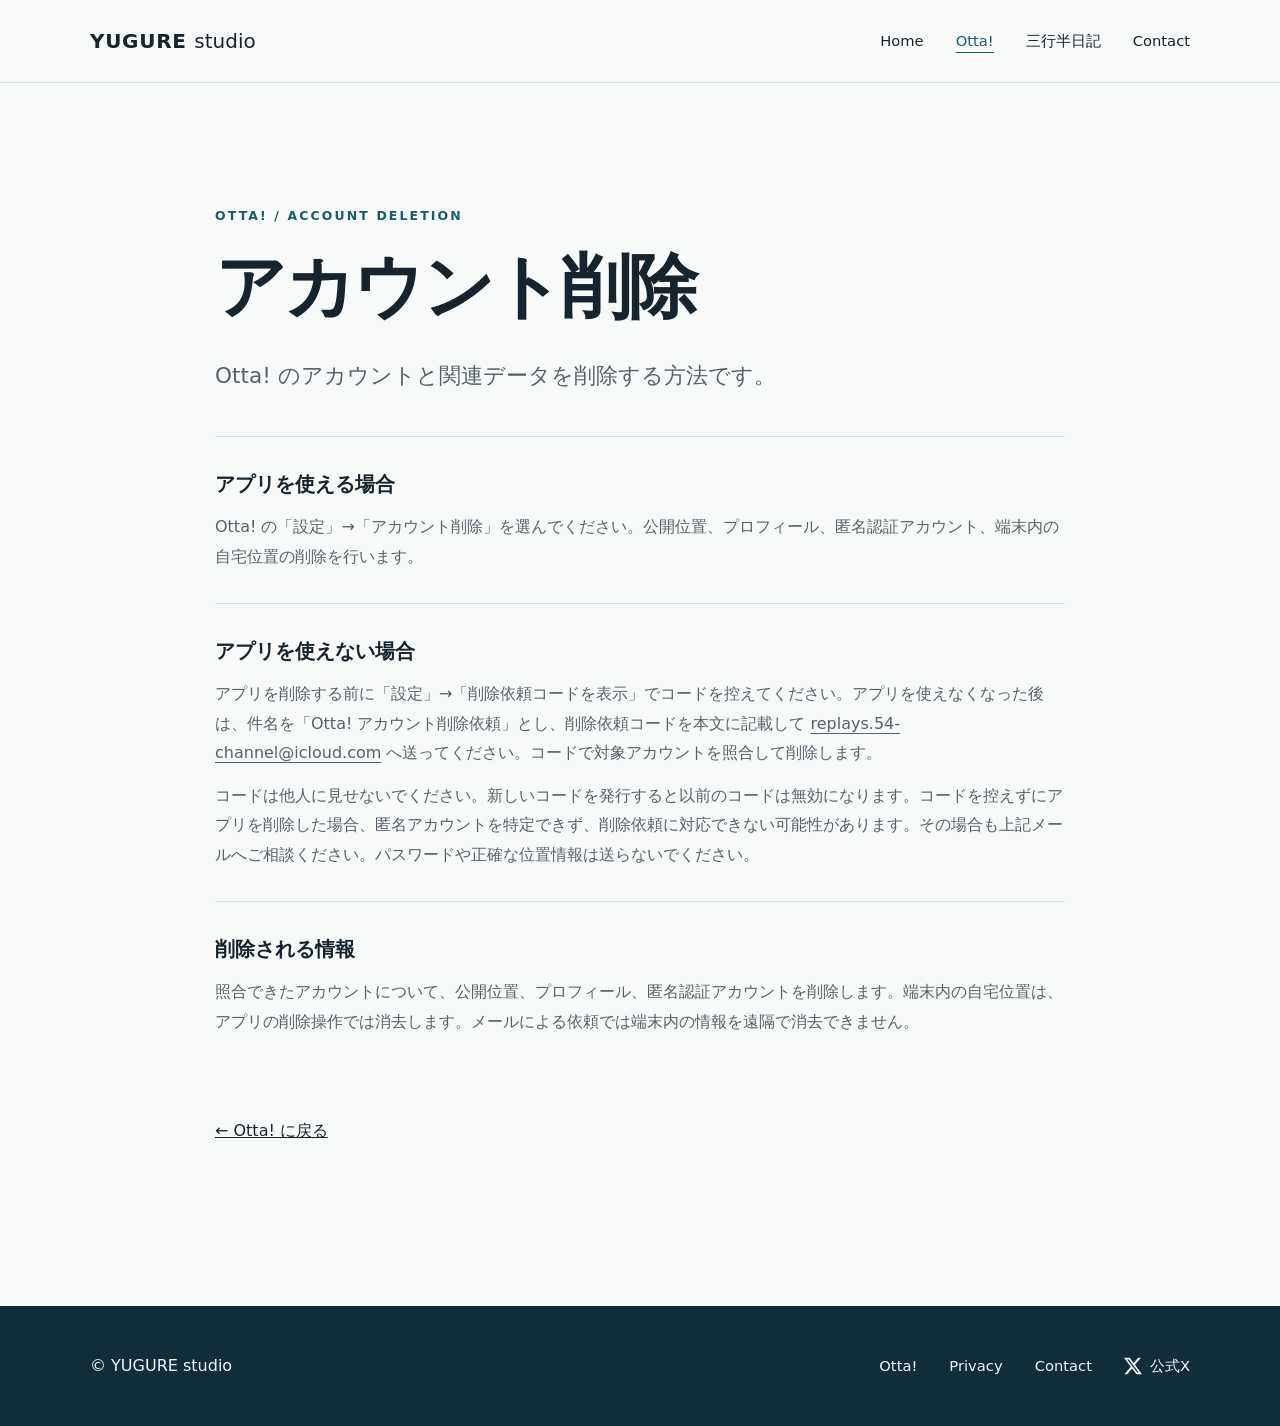
<file: apps/otta/account-deletion/index.html>
<!doctype html>
<html lang="ja"><head><meta charset="utf-8"><meta name="viewport" content="width=device-width, initial-scale=1"><meta name="description" content="Otta! のアカウントと関連データの削除方法。"><title>アカウント削除 | Otta! | YUGURE studio</title><link rel="icon" type="image/svg+xml" href="../../../assets/favicon.svg"><link rel="stylesheet" href="../../../assets/style.css?v=20261022-x"></head>
<body><a class="skip" href="#main">本文へ移動</a><header class="site-header"><div class="wrap header-inner"><a class="brand" href="../../../">YUGURE <span>studio</span></a><nav aria-label="メインメニュー"><a href="/">Home</a><a aria-current="page" href="/apps/otta/">Otta!</a><a href="/apps/mikudari/">三行半日記</a><a href="/contact/">Contact</a></nav></div></header>
<main id="main" class="wrap page legal"><p class="eyebrow">OTTA! / ACCOUNT DELETION</p><h1>アカウント削除</h1><p class="page-lead">Otta! のアカウントと関連データを削除する方法です。</p>
<section><h2>アプリを使える場合</h2><p>Otta! の「設定」→「アカウント削除」を選んでください。公開位置、プロフィール、匿名認証アカウント、端末内の自宅位置の削除を行います。</p></section>
<section><h2>アプリを使えない場合</h2><p>アプリを削除する前に「設定」→「削除依頼コードを表示」でコードを控えてください。アプリを使えなくなった後は、件名を「Otta! アカウント削除依頼」とし、削除依頼コードを本文に記載して <a href="mailto:replays.54-channel@icloud.com?subject=Otta%21%20%E3%82%A2%E3%82%AB%E3%82%A6%E3%83%B3%E3%83%88%E5%89%8A%E9%99%A4%E4%BE%9D%E9%A0%BC">replays.54-channel@icloud.com</a> へ送ってください。コードで対象アカウントを照合して削除します。</p><p>コードは他人に見せないでください。新しいコードを発行すると以前のコードは無効になります。コードを控えずにアプリを削除した場合、匿名アカウントを特定できず、削除依頼に対応できない可能性があります。その場合も上記メールへご相談ください。パスワードや正確な位置情報は送らないでください。</p></section>
<section><h2>削除される情報</h2><p>照合できたアカウントについて、公開位置、プロフィール、匿名認証アカウントを削除します。端末内の自宅位置は、アプリの削除操作では消去します。メールによる依頼では端末内の情報を遠隔で消去できません。</p></section>
<p class="back"><a href="../">← Otta! に戻る</a></p></main><footer class="footer"><div class="wrap footer-inner"><span>© YUGURE studio</span><div><a href="../">Otta!</a><a href="../privacy/">Privacy</a><a href="../../../contact/">Contact</a><a class="social-link" href="https://x.com/YUGUREStudio" aria-label="YUGURE Studio公式X（@YUGUREStudio）"><svg aria-hidden="true" focusable="false" viewBox="0 0 24 24" width="18" height="18"><path fill="currentColor" d="M18.901 1.153h3.68l-8.04 9.19L24 22.846h-7.406l-5.8-7.584-6.64 7.584H.47l8.6-9.835L0 1.154h7.594l5.243 6.932 6.064-6.933Zm-1.29 19.49h2.039L6.487 3.24H4.3l13.31 17.403Z"/></svg><span>公式X</span></a></div></div></footer>
</body></html>
</file>
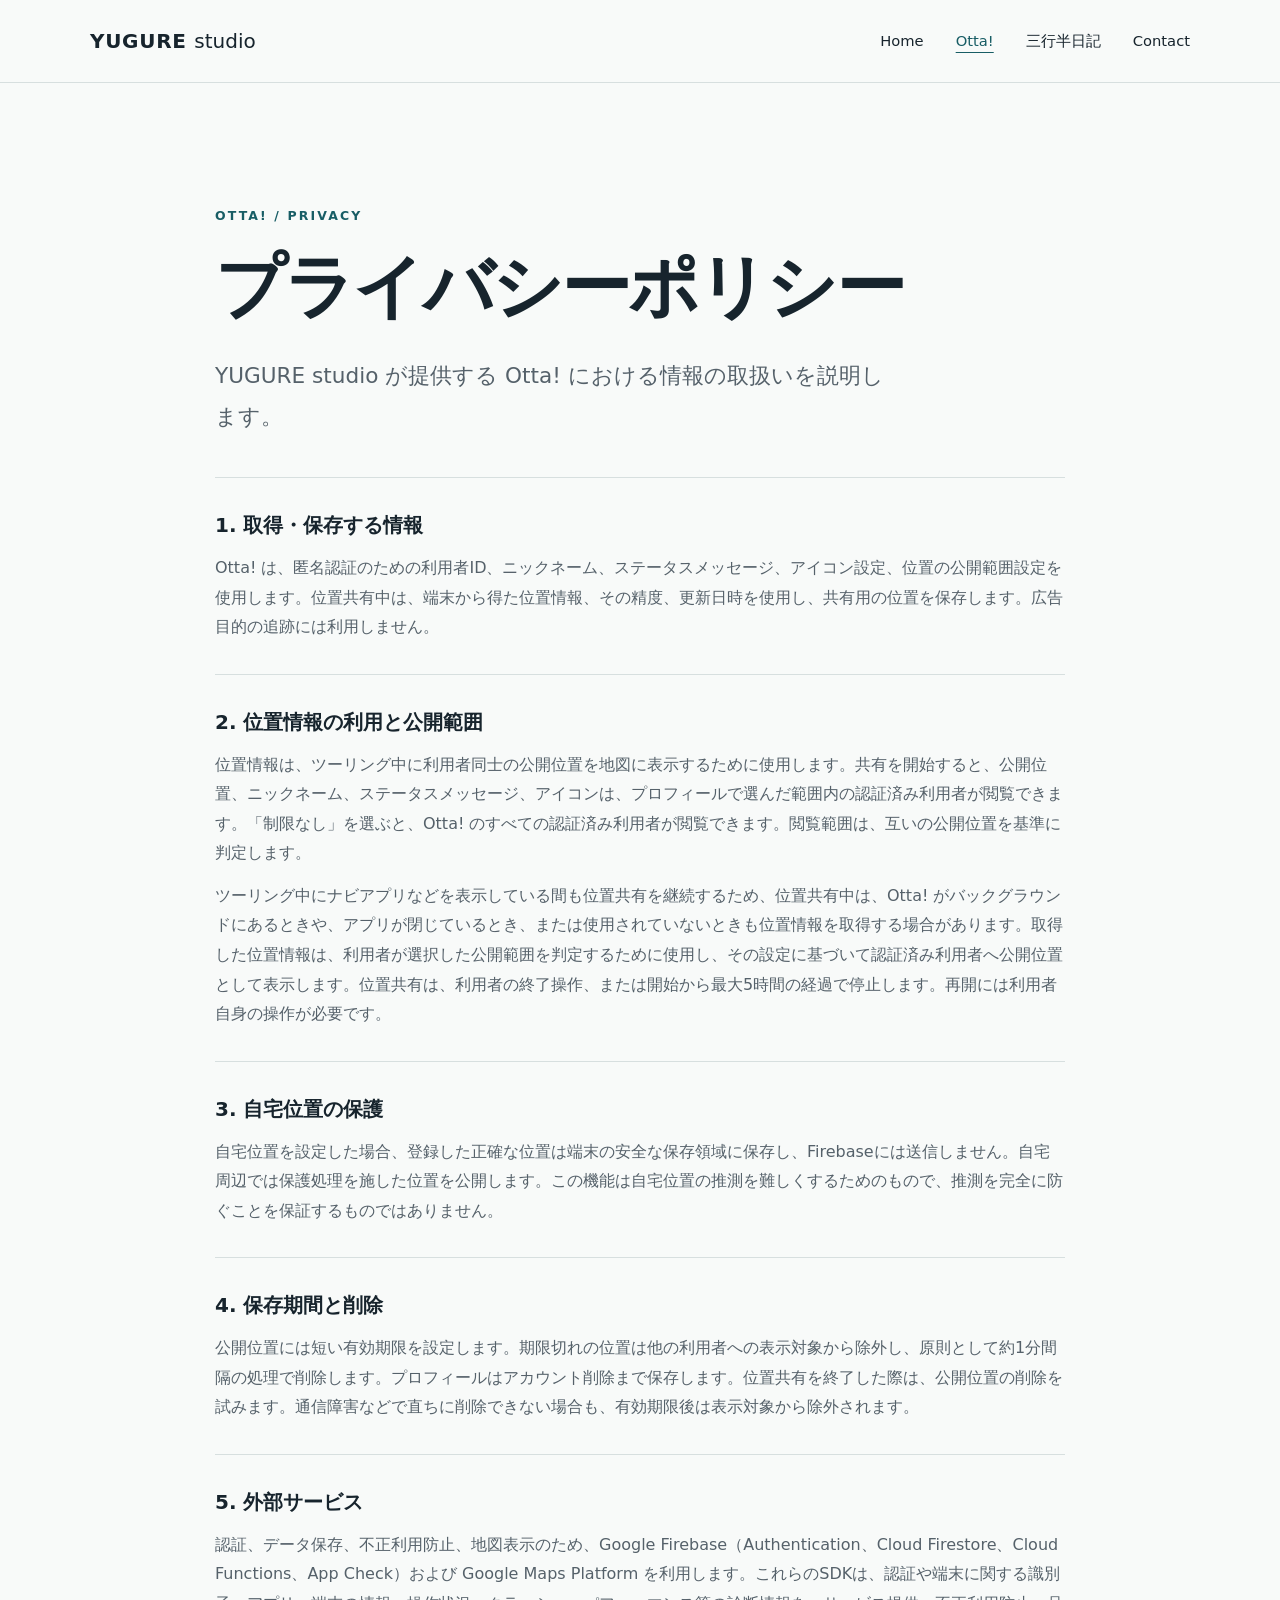
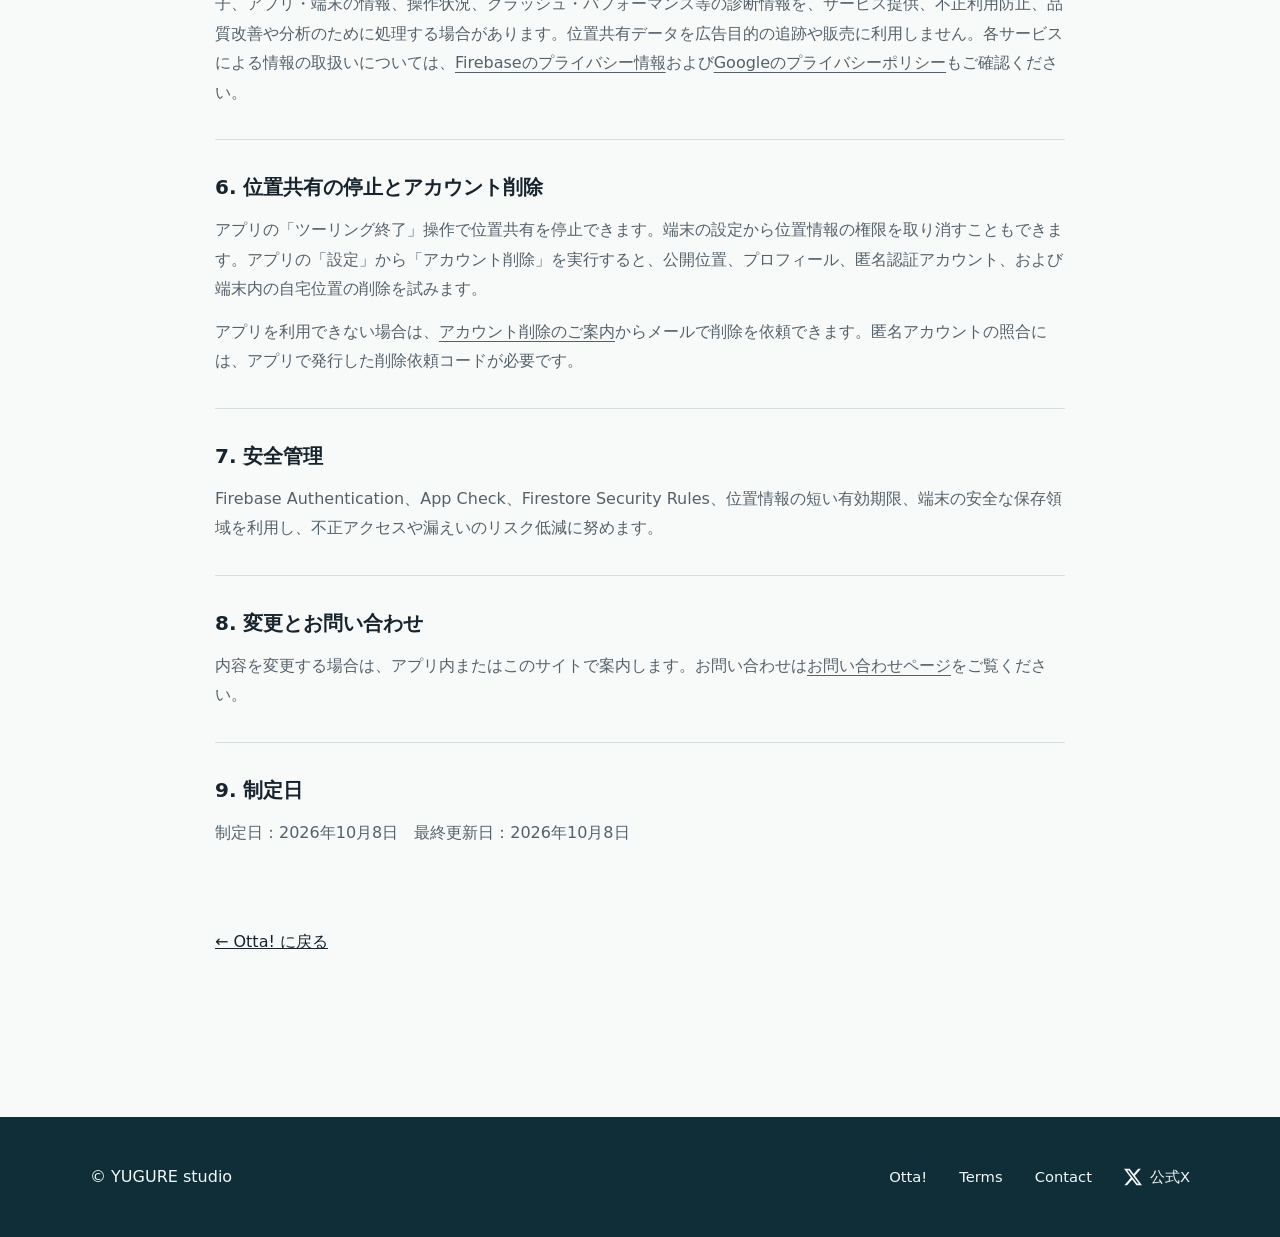
<file: apps/otta/privacy/index.html>
<!doctype html>
<html lang="ja"><head><meta charset="utf-8"><meta name="viewport" content="width=device-width, initial-scale=1"><meta name="description" content="Otta! における位置情報、プロフィール情報、アカウント情報の取扱い。"><title>プライバシーポリシー | Otta! | YUGURE studio</title><link rel="icon" type="image/svg+xml" href="../../../assets/favicon.svg"><link rel="stylesheet" href="../../../assets/style.css?v=20261022-x"></head>
<body><a class="skip" href="#main">本文へ移動</a><header class="site-header"><div class="wrap header-inner"><a class="brand" href="../../../">YUGURE <span>studio</span></a><nav aria-label="メインメニュー"><a href="/">Home</a><a aria-current="page" href="/apps/otta/">Otta!</a><a href="/apps/mikudari/">三行半日記</a><a href="/contact/">Contact</a></nav></div></header>
<main id="main" class="wrap page legal"><p class="eyebrow">OTTA! / PRIVACY</p><h1>プライバシーポリシー</h1><p class="page-lead">YUGURE studio が提供する Otta! における情報の取扱いを説明します。</p>
<section><h2>1. 取得・保存する情報</h2><p>Otta! は、匿名認証のための利用者ID、ニックネーム、ステータスメッセージ、アイコン設定、位置の公開範囲設定を使用します。位置共有中は、端末から得た位置情報、その精度、更新日時を使用し、共有用の位置を保存します。広告目的の追跡には利用しません。</p></section>
<section><h2>2. 位置情報の利用と公開範囲</h2><p>位置情報は、ツーリング中に利用者同士の公開位置を地図に表示するために使用します。共有を開始すると、公開位置、ニックネーム、ステータスメッセージ、アイコンは、プロフィールで選んだ範囲内の認証済み利用者が閲覧できます。「制限なし」を選ぶと、Otta! のすべての認証済み利用者が閲覧できます。閲覧範囲は、互いの公開位置を基準に判定します。</p><p>ツーリング中にナビアプリなどを表示している間も位置共有を継続するため、位置共有中は、Otta! がバックグラウンドにあるときや、アプリが閉じているとき、または使用されていないときも位置情報を取得する場合があります。取得した位置情報は、利用者が選択した公開範囲を判定するために使用し、その設定に基づいて認証済み利用者へ公開位置として表示します。位置共有は、利用者の終了操作、または開始から最大5時間の経過で停止します。再開には利用者自身の操作が必要です。</p></section>
<section><h2>3. 自宅位置の保護</h2><p>自宅位置を設定した場合、登録した正確な位置は端末の安全な保存領域に保存し、Firebaseには送信しません。自宅周辺では保護処理を施した位置を公開します。この機能は自宅位置の推測を難しくするためのもので、推測を完全に防ぐことを保証するものではありません。</p></section>
<section><h2>4. 保存期間と削除</h2><p>公開位置には短い有効期限を設定します。期限切れの位置は他の利用者への表示対象から除外し、原則として約1分間隔の処理で削除します。プロフィールはアカウント削除まで保存します。位置共有を終了した際は、公開位置の削除を試みます。通信障害などで直ちに削除できない場合も、有効期限後は表示対象から除外されます。</p></section>
<section><h2>5. 外部サービス</h2><p>認証、データ保存、不正利用防止、地図表示のため、Google Firebase（Authentication、Cloud Firestore、Cloud Functions、App Check）および Google Maps Platform を利用します。これらのSDKは、認証や端末に関する識別子、アプリ・端末の情報、操作状況、クラッシュ・パフォーマンス等の診断情報を、サービス提供、不正利用防止、品質改善や分析のために処理する場合があります。位置共有データを広告目的の追跡や販売に利用しません。各サービスによる情報の取扱いについては、<a href="https://firebase.google.com/support/privacy">Firebaseのプライバシー情報</a>および<a href="https://policies.google.com/privacy">Googleのプライバシーポリシー</a>もご確認ください。</p></section>
<section><h2>6. 位置共有の停止とアカウント削除</h2><p>アプリの「ツーリング終了」操作で位置共有を停止できます。端末の設定から位置情報の権限を取り消すこともできます。アプリの「設定」から「アカウント削除」を実行すると、公開位置、プロフィール、匿名認証アカウント、および端末内の自宅位置の削除を試みます。</p><p>アプリを利用できない場合は、<a href="../account-deletion/">アカウント削除のご案内</a>からメールで削除を依頼できます。匿名アカウントの照合には、アプリで発行した削除依頼コードが必要です。</p></section>
<section><h2>7. 安全管理</h2><p>Firebase Authentication、App Check、Firestore Security Rules、位置情報の短い有効期限、端末の安全な保存領域を利用し、不正アクセスや漏えいのリスク低減に努めます。</p></section>
<section><h2>8. 変更とお問い合わせ</h2><p>内容を変更する場合は、アプリ内またはこのサイトで案内します。お問い合わせは<a href="../../../contact/">お問い合わせページ</a>をご覧ください。</p></section>
<section><h2>9. 制定日</h2><p>制定日：2026年10月8日　最終更新日：2026年10月8日</p></section>

<p class="back"><a href="../">← Otta! に戻る</a></p></main><footer class="footer"><div class="wrap footer-inner"><span>© YUGURE studio</span><div><a href="../">Otta!</a><a href="../terms/">Terms</a><a href="../../../contact/">Contact</a><a class="social-link" href="https://x.com/YUGUREStudio" aria-label="YUGURE Studio公式X（@YUGUREStudio）"><svg aria-hidden="true" focusable="false" viewBox="0 0 24 24" width="18" height="18"><path fill="currentColor" d="M18.901 1.153h3.68l-8.04 9.19L24 22.846h-7.406l-5.8-7.584-6.64 7.584H.47l8.6-9.835L0 1.154h7.594l5.243 6.932 6.064-6.933Zm-1.29 19.49h2.039L6.487 3.24H4.3l13.31 17.403Z"/></svg><span>公式X</span></a></div></div></footer>
</body></html>
</file>
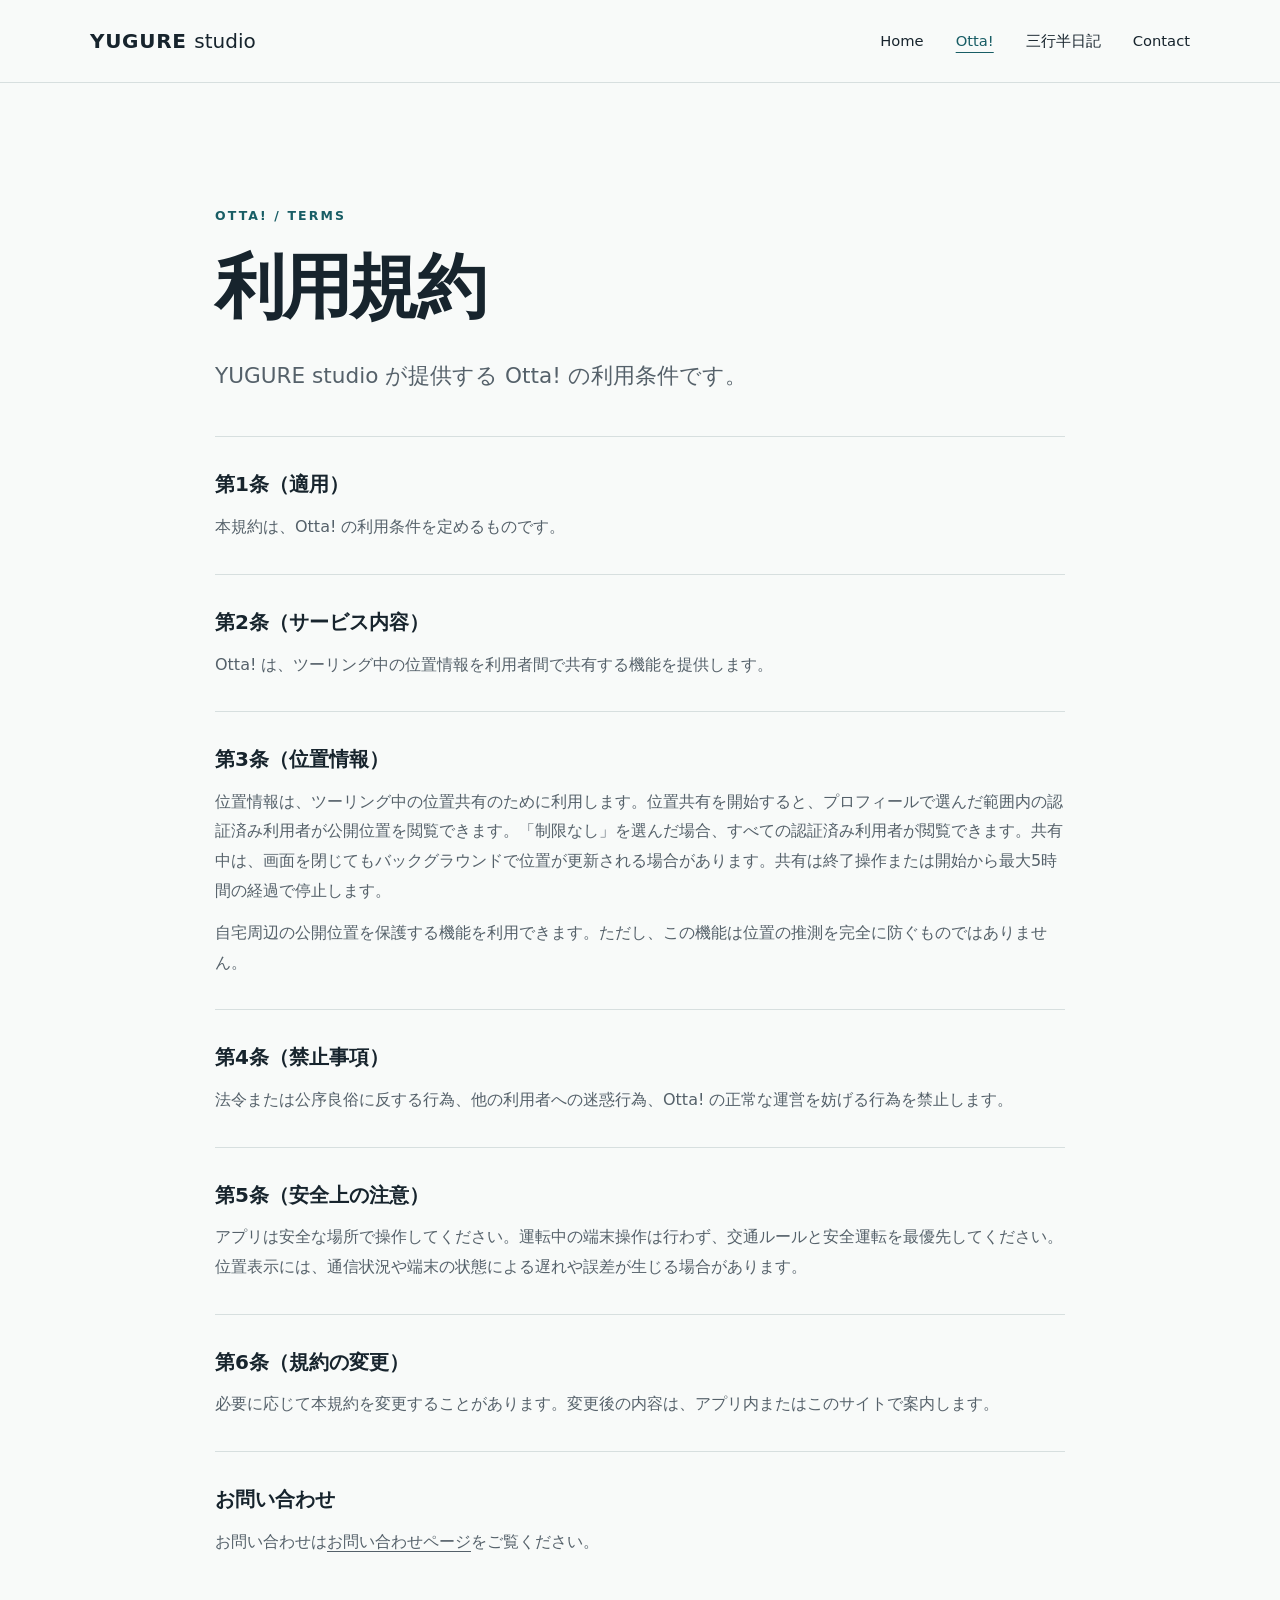
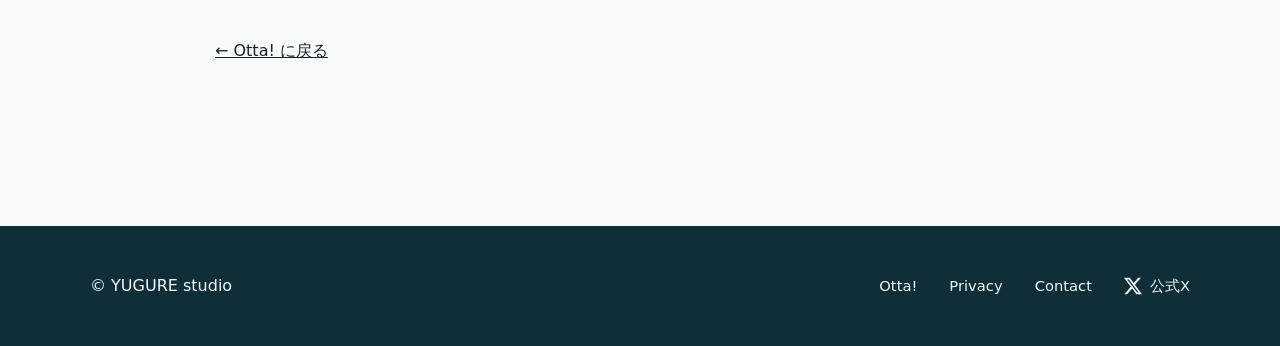
<file: apps/otta/terms/index.html>
<!doctype html>
<html lang="ja"><head><meta charset="utf-8"><meta name="viewport" content="width=device-width, initial-scale=1"><meta name="description" content="Otta! の利用条件と位置共有に関する注意事項。"><title>利用規約 | Otta! | YUGURE studio</title><link rel="icon" type="image/svg+xml" href="../../../assets/favicon.svg"><link rel="stylesheet" href="../../../assets/style.css?v=20261022-x"></head><body><a class="skip" href="#main">本文へ移動</a><header class="site-header"><div class="wrap header-inner"><a class="brand" href="../../../">YUGURE <span>studio</span></a><nav aria-label="メインメニュー"><a href="/">Home</a><a aria-current="page" href="/apps/otta/">Otta!</a><a href="/apps/mikudari/">三行半日記</a><a href="/contact/">Contact</a></nav></div></header><main id="main" class="wrap page legal"><p class="eyebrow">OTTA! / TERMS</p><h1>利用規約</h1><p class="page-lead">YUGURE studio が提供する Otta! の利用条件です。</p><section><h2>第1条（適用）</h2><p>本規約は、Otta! の利用条件を定めるものです。</p></section><section><h2>第2条（サービス内容）</h2><p>Otta! は、ツーリング中の位置情報を利用者間で共有する機能を提供します。</p></section><section><h2>第3条（位置情報）</h2><p>位置情報は、ツーリング中の位置共有のために利用します。位置共有を開始すると、プロフィールで選んだ範囲内の認証済み利用者が公開位置を閲覧できます。「制限なし」を選んだ場合、すべての認証済み利用者が閲覧できます。共有中は、画面を閉じてもバックグラウンドで位置が更新される場合があります。共有は終了操作または開始から最大5時間の経過で停止します。</p><p>自宅周辺の公開位置を保護する機能を利用できます。ただし、この機能は位置の推測を完全に防ぐものではありません。</p></section><section><h2>第4条（禁止事項）</h2><p>法令または公序良俗に反する行為、他の利用者への迷惑行為、Otta! の正常な運営を妨げる行為を禁止します。</p></section><section><h2>第5条（安全上の注意）</h2><p>アプリは安全な場所で操作してください。運転中の端末操作は行わず、交通ルールと安全運転を最優先してください。位置表示には、通信状況や端末の状態による遅れや誤差が生じる場合があります。</p></section><section><h2>第6条（規約の変更）</h2><p>必要に応じて本規約を変更することがあります。変更後の内容は、アプリ内またはこのサイトで案内します。</p></section><section><h2>お問い合わせ</h2><p>お問い合わせは<a href="../../../contact/">お問い合わせページ</a>をご覧ください。</p></section><p class="back"><a href="../">← Otta! に戻る</a></p></main><footer class="footer"><div class="wrap footer-inner"><span>© YUGURE studio</span><div><a href="../">Otta!</a><a href="../privacy/">Privacy</a><a href="../../../contact/">Contact</a><a class="social-link" href="https://x.com/YUGUREStudio" aria-label="YUGURE Studio公式X（@YUGUREStudio）"><svg aria-hidden="true" focusable="false" viewBox="0 0 24 24" width="18" height="18"><path fill="currentColor" d="M18.901 1.153h3.68l-8.04 9.19L24 22.846h-7.406l-5.8-7.584-6.64 7.584H.47l8.6-9.835L0 1.154h7.594l5.243 6.932 6.064-6.933Zm-1.29 19.49h2.039L6.487 3.24H4.3l13.31 17.403Z"/></svg><span>公式X</span></a></div></div></footer>
</body></html>
</file>
<file: assets/style.css>
:root{color-scheme:light;--ink:#17242d;--muted:#55616a;--line:#d7dfdf;--paper:#f8faf9;--accent:#185d65;--dark:#102e38}*{box-sizing:border-box}html{scroll-behavior:smooth}body{margin:0;background:var(--paper);color:var(--ink);font-family:system-ui,-apple-system,"Yu Gothic",Meiryo,sans-serif;font-size:1rem;line-height:1.85}a{color:inherit}a:focus-visible{outline:3px solid #f2a651;outline-offset:4px}.wrap{width:min(100% - 3rem,1100px);margin-inline:auto}.skip{position:absolute;left:1rem;top:-5rem;background:#fff;padding:.5rem 1rem;z-index:10}.skip:focus{top:1rem}.site-header{border-bottom:1px solid var(--line);background:rgba(248,250,249,.96)}.header-inner{min-height:82px;display:flex;align-items:center;justify-content:space-between;gap:2rem}.brand{text-decoration:none;font-size:1.25rem;font-weight:800;letter-spacing:.035em;white-space:nowrap}.brand span{font-weight:400;letter-spacing:0}.site-header nav,.footer-inner>div{display:flex;gap:clamp(.8rem,3vw,2rem);align-items:center}.site-header nav a,.footer a{text-decoration:none;font-size:.92rem}.site-header nav a:hover,.site-header nav a[aria-current],.footer a:hover{color:var(--accent);text-decoration:underline;text-underline-offset:.4em}.hero{padding-block:clamp(5rem,12vw,10rem) clamp(5rem,10vw,8rem)}.eyebrow{color:var(--accent);font-size:.78rem;font-weight:800;letter-spacing:.17em;line-height:1.5}.hero h1{font-size:clamp(2.35rem,6vw,5rem);line-height:1.35;letter-spacing:-.045em;margin:1.3rem 0 1.6rem}.lead,.page-lead{font-size:clamp(1.05rem,2vw,1.35rem);line-height:1.9;color:var(--muted);max-width:42rem}.button{display:inline-flex;align-items:center;gap:2rem;margin-top:2rem;padding:.8rem 1.5rem;background:var(--dark);color:white;text-decoration:none;font-weight:700;border-radius:4px}.button:hover{background:var(--accent)}.section{padding-bottom:clamp(5rem,10vw,9rem)}.section-heading{border-top:1px solid var(--ink);padding-top:1.4rem}.section-heading h2{font-size:clamp(2rem,4vw,3rem);margin:.2rem 0 2rem}.feature{display:grid;grid-template-columns:1fr 1fr;background:#e8f0ef;min-height:340px}.feature>div:first-child{padding:clamp(1.5rem,5vw,4rem)}.feature h3{font-size:clamp(1.4rem,2.5vw,2rem);line-height:1.45;margin:1rem 0}.feature p:not(.tag){color:var(--muted);max-width:34rem}.tag{display:inline-block;border:1px solid var(--accent);color:var(--accent);border-radius:2px;padding:.1rem .7rem;font-size:.8rem;font-weight:700}.text-link{font-weight:700;text-underline-offset:.3em}.motif{position:relative;overflow:hidden;background:#d7e6e5}.motif svg{position:absolute;inset:0;width:100%;height:100%;fill:none;stroke:var(--accent);stroke-width:2;stroke-dasharray:7 9}.route-dot{position:absolute;width:17px;height:17px;border:4px solid var(--accent);border-radius:50%;background:#fff;z-index:1}.route-dot.one{left:16%;top:69%}.route-dot.two{left:48%;top:47%}.route-dot.three{left:80%;top:25%}.page{padding-block:clamp(4rem,9vw,7rem) clamp(6rem,12vw,9rem);min-height:65vh}.page h1{font-size:clamp(2.3rem,5.5vw,4.5rem);line-height:1.3;letter-spacing:-.04em;margin:1rem 0}.rule{border-top:1px solid var(--ink);margin:4rem 0 0}.content-grid{display:grid;grid-template-columns:minmax(180px,1fr) minmax(0,2fr);gap:2rem;border-bottom:1px solid var(--line);padding:2.3rem 0}.content-grid h2,.legal h2{font-size:1.25rem;line-height:1.5;margin:0}.content-grid p:first-child{margin-top:0}.content-grid p:last-child{margin-bottom:0}.link-list{display:grid}.link-list a{display:flex;justify-content:space-between;border-bottom:1px solid var(--line);padding:.55rem 0;text-decoration:none;font-weight:700}.link-list a:first-child{padding-top:0}.link-list a:hover{color:var(--accent)}.legal{max-width:850px}.legal .page-lead{margin-bottom:2.5rem}.notice{border-left:4px solid var(--accent);padding:1.2rem 1.5rem;background:#e8f0ef;margin:2.5rem 0 4rem}.notice p{margin:.35rem 0 0}.legal section{border-top:1px solid var(--line);padding:2rem 0}.legal section p{color:var(--muted);margin:.8rem 0 0}.legal section a{text-underline-offset:.25em}.back{margin-top:3rem}.footer{background:var(--dark);color:#f1f7f6}.footer-inner{min-height:120px;display:flex;justify-content:space-between;align-items:center;gap:1.5rem}.footer a:hover{color:#a9dddd}@media(max-width:700px){.wrap{width:min(100% - 2rem,1100px)}.header-inner{min-height:72px;align-items:flex-start;flex-direction:column;justify-content:center;gap:.4rem;padding-block:.75rem}.site-header nav{gap:1.25rem}.feature,.content-grid{grid-template-columns:1fr}.motif{min-height:220px}.content-grid{gap:.8rem}.footer-inner{padding-block:2rem;align-items:flex-start;flex-direction:column;min-height:0}.hero{padding-top:5rem}}@media(prefers-reduced-motion:reduce){html{scroll-behavior:auto}}

.footer-inner>div{flex-wrap:wrap}.footer .social-link{display:inline-flex;align-items:center;gap:.5rem;min-height:44px}.social-link svg{flex:none}
</file>
